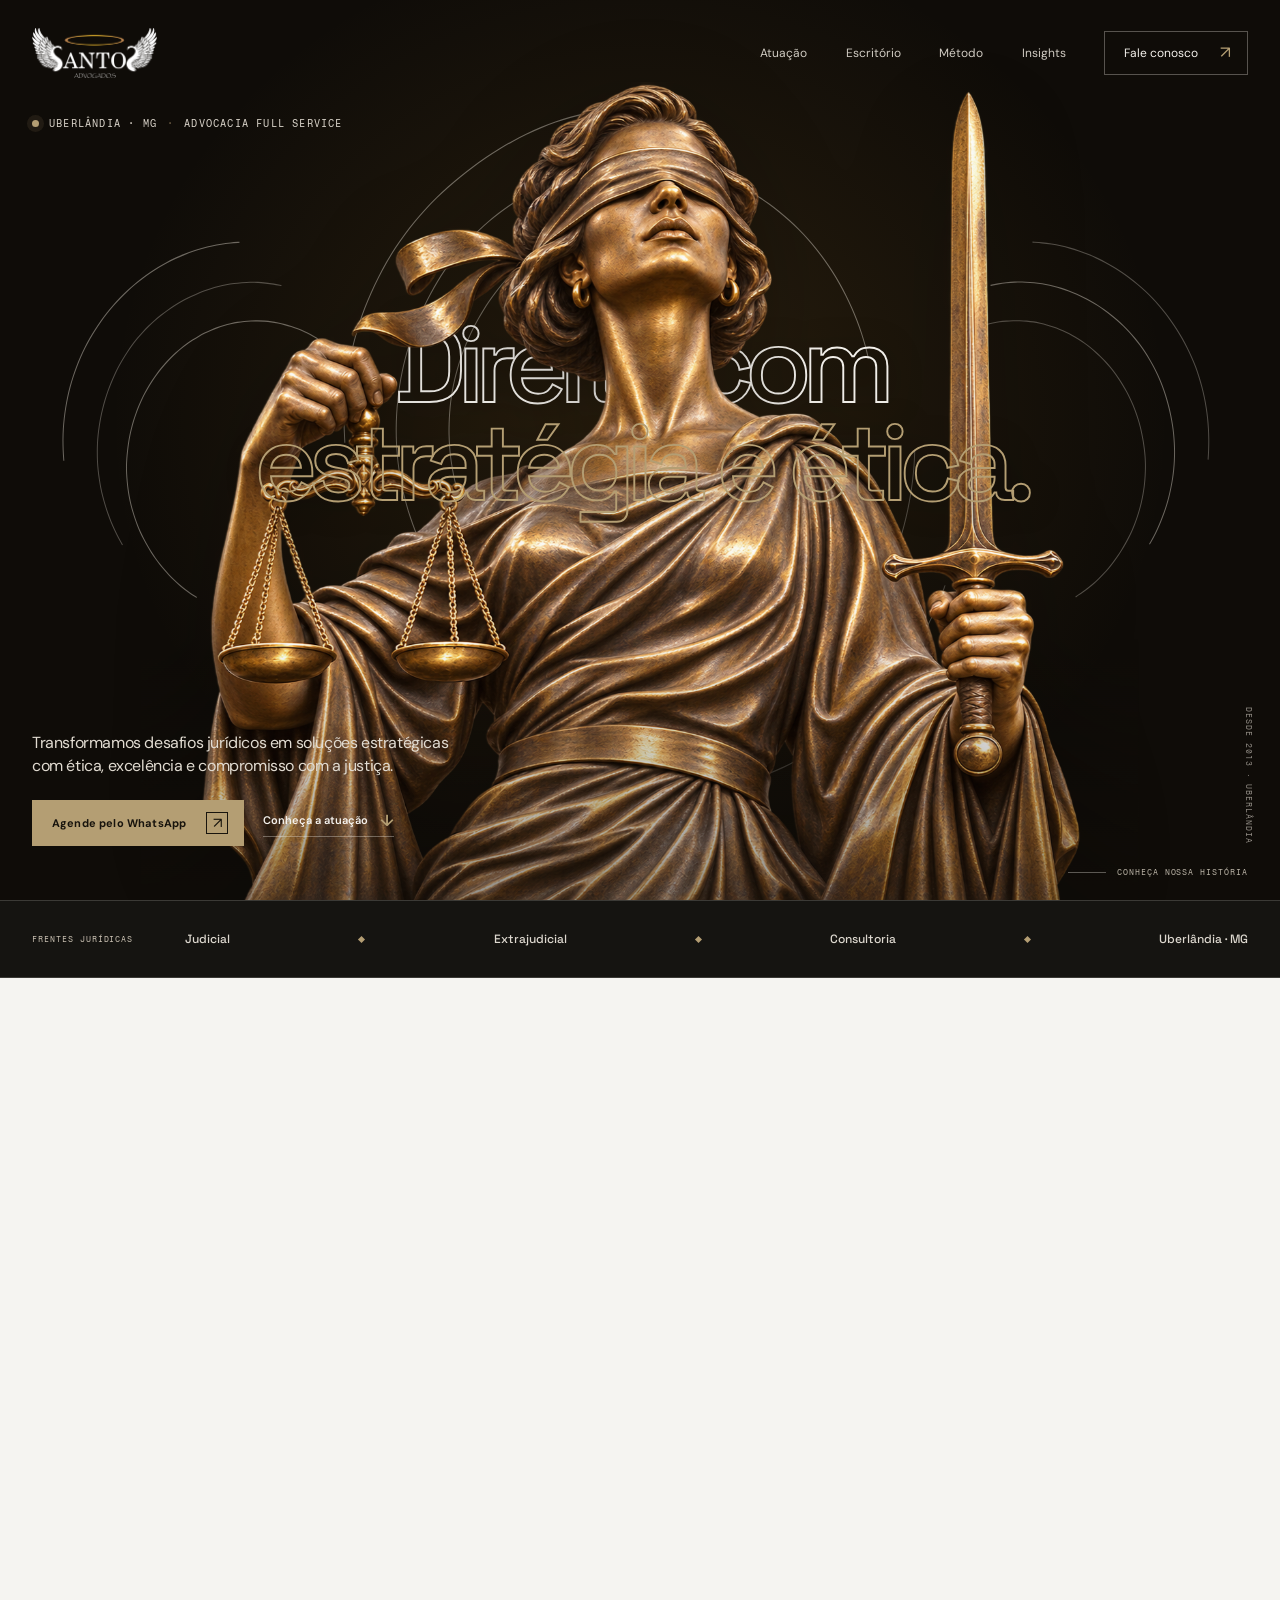
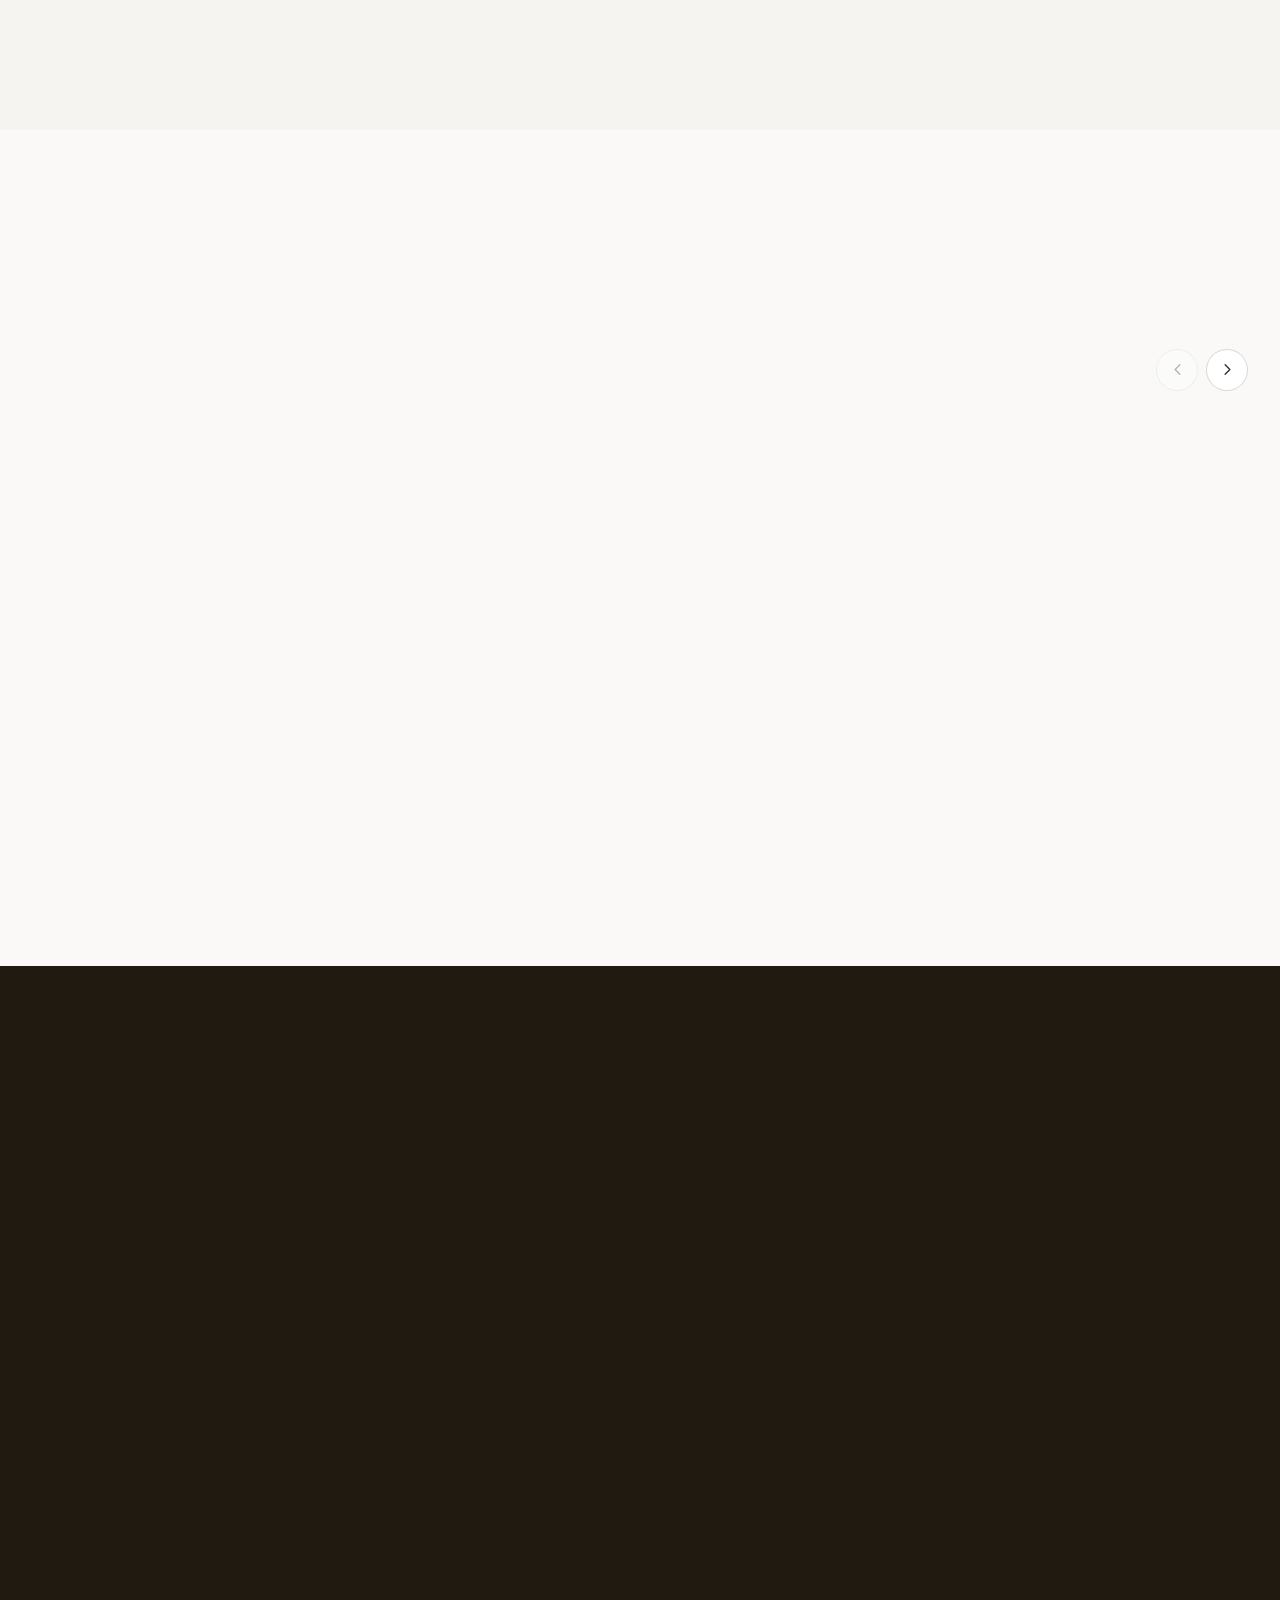
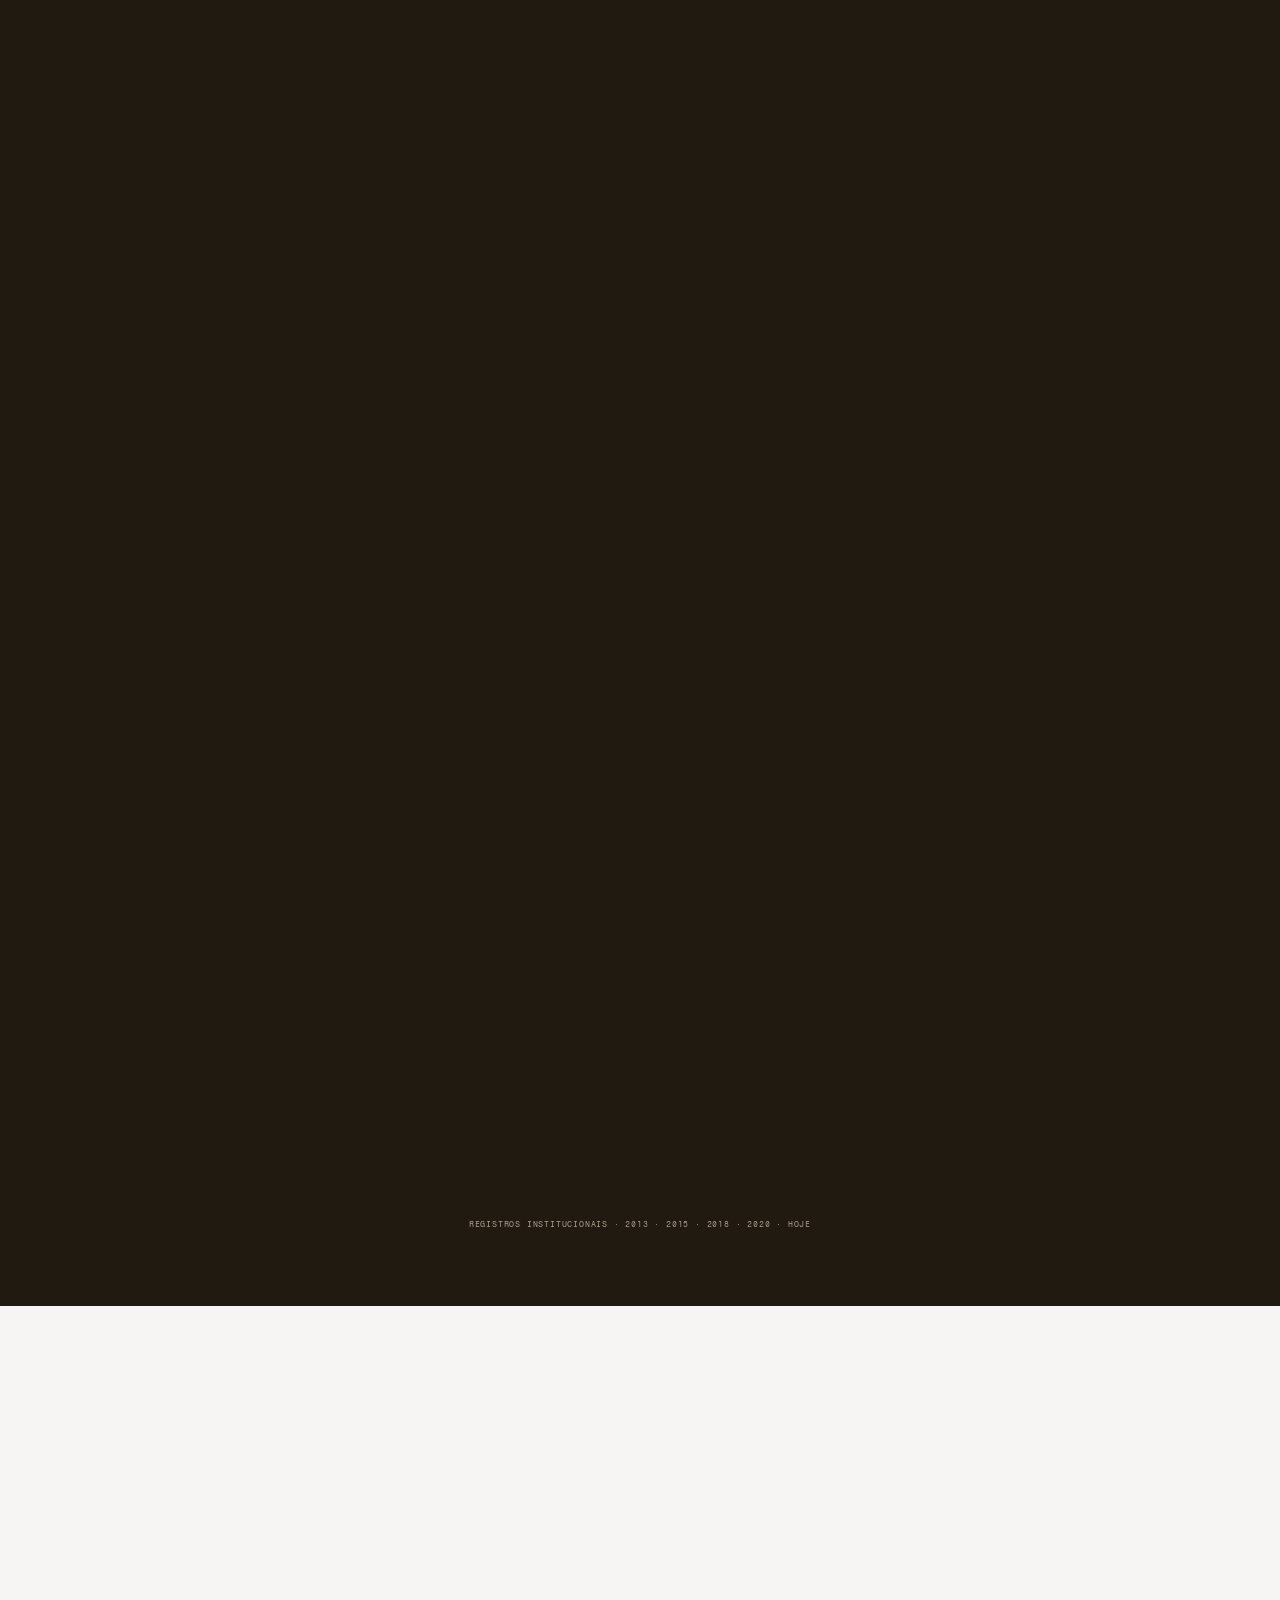
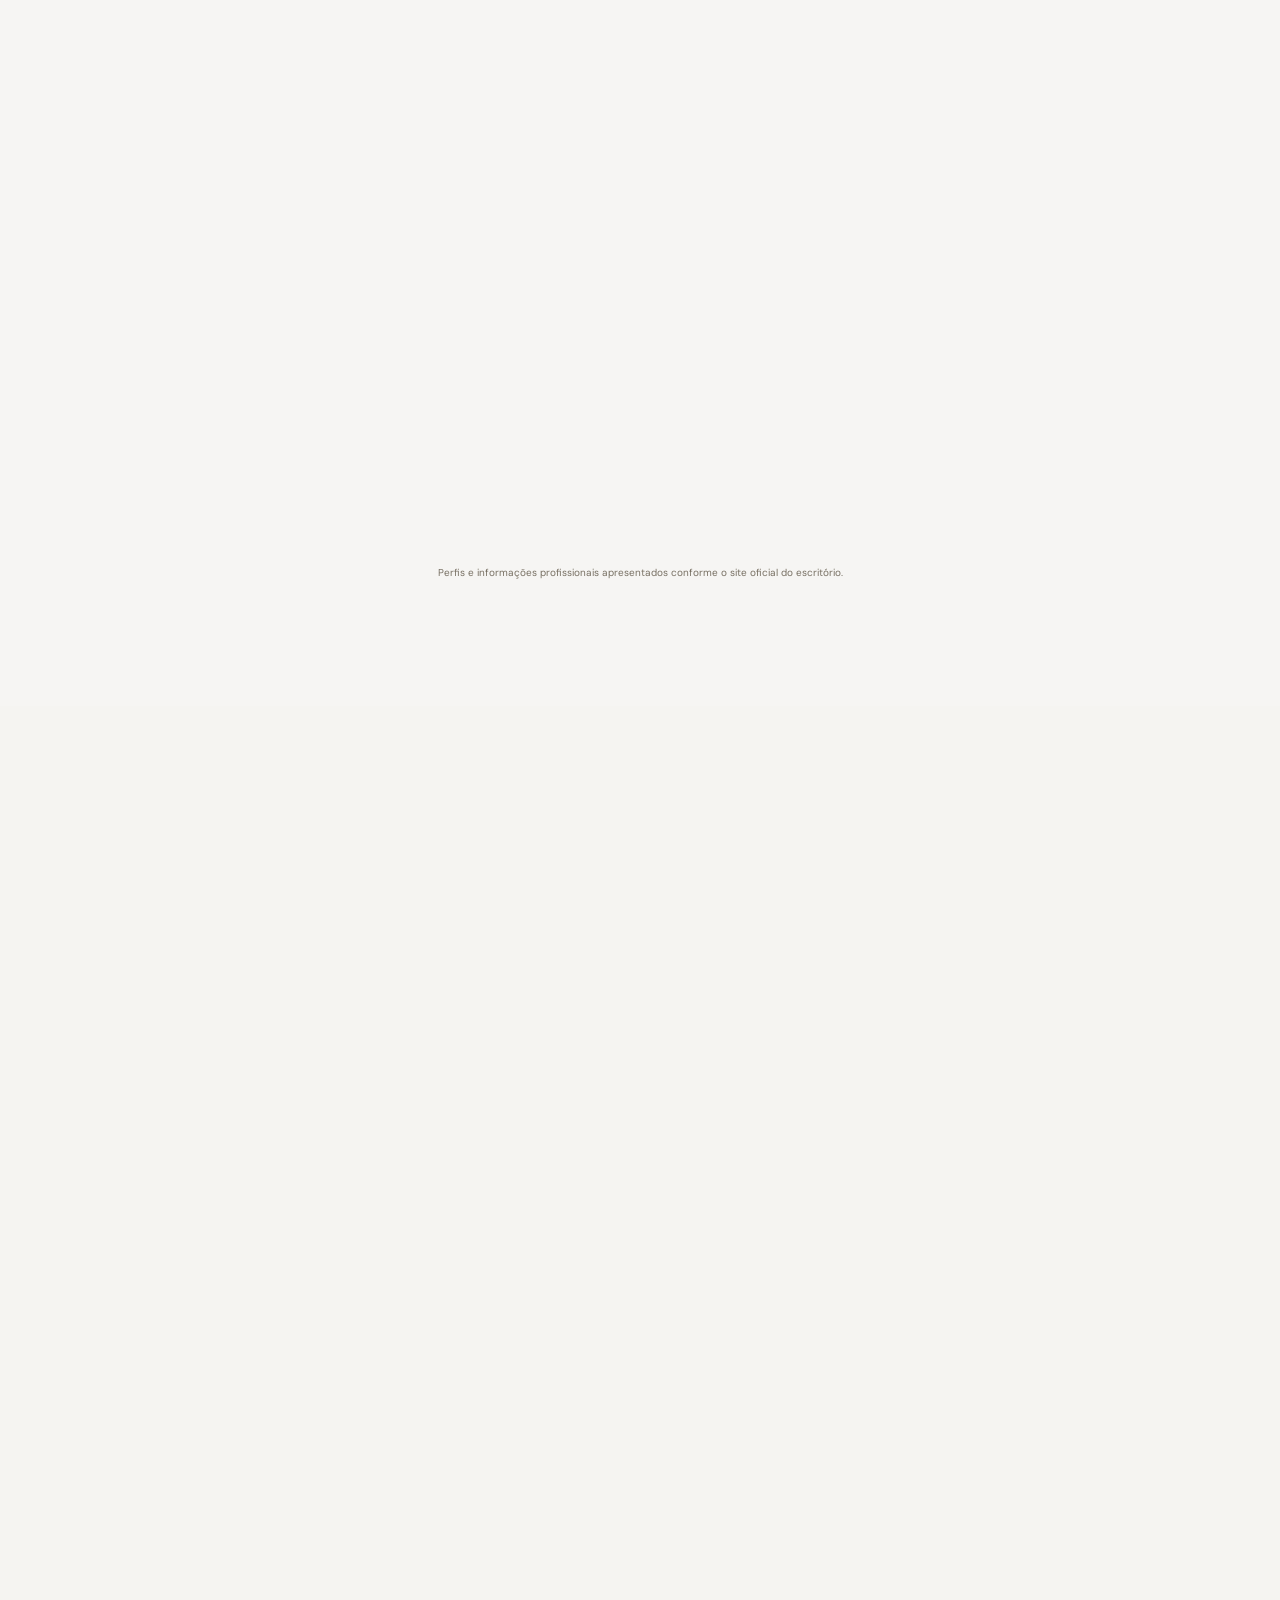
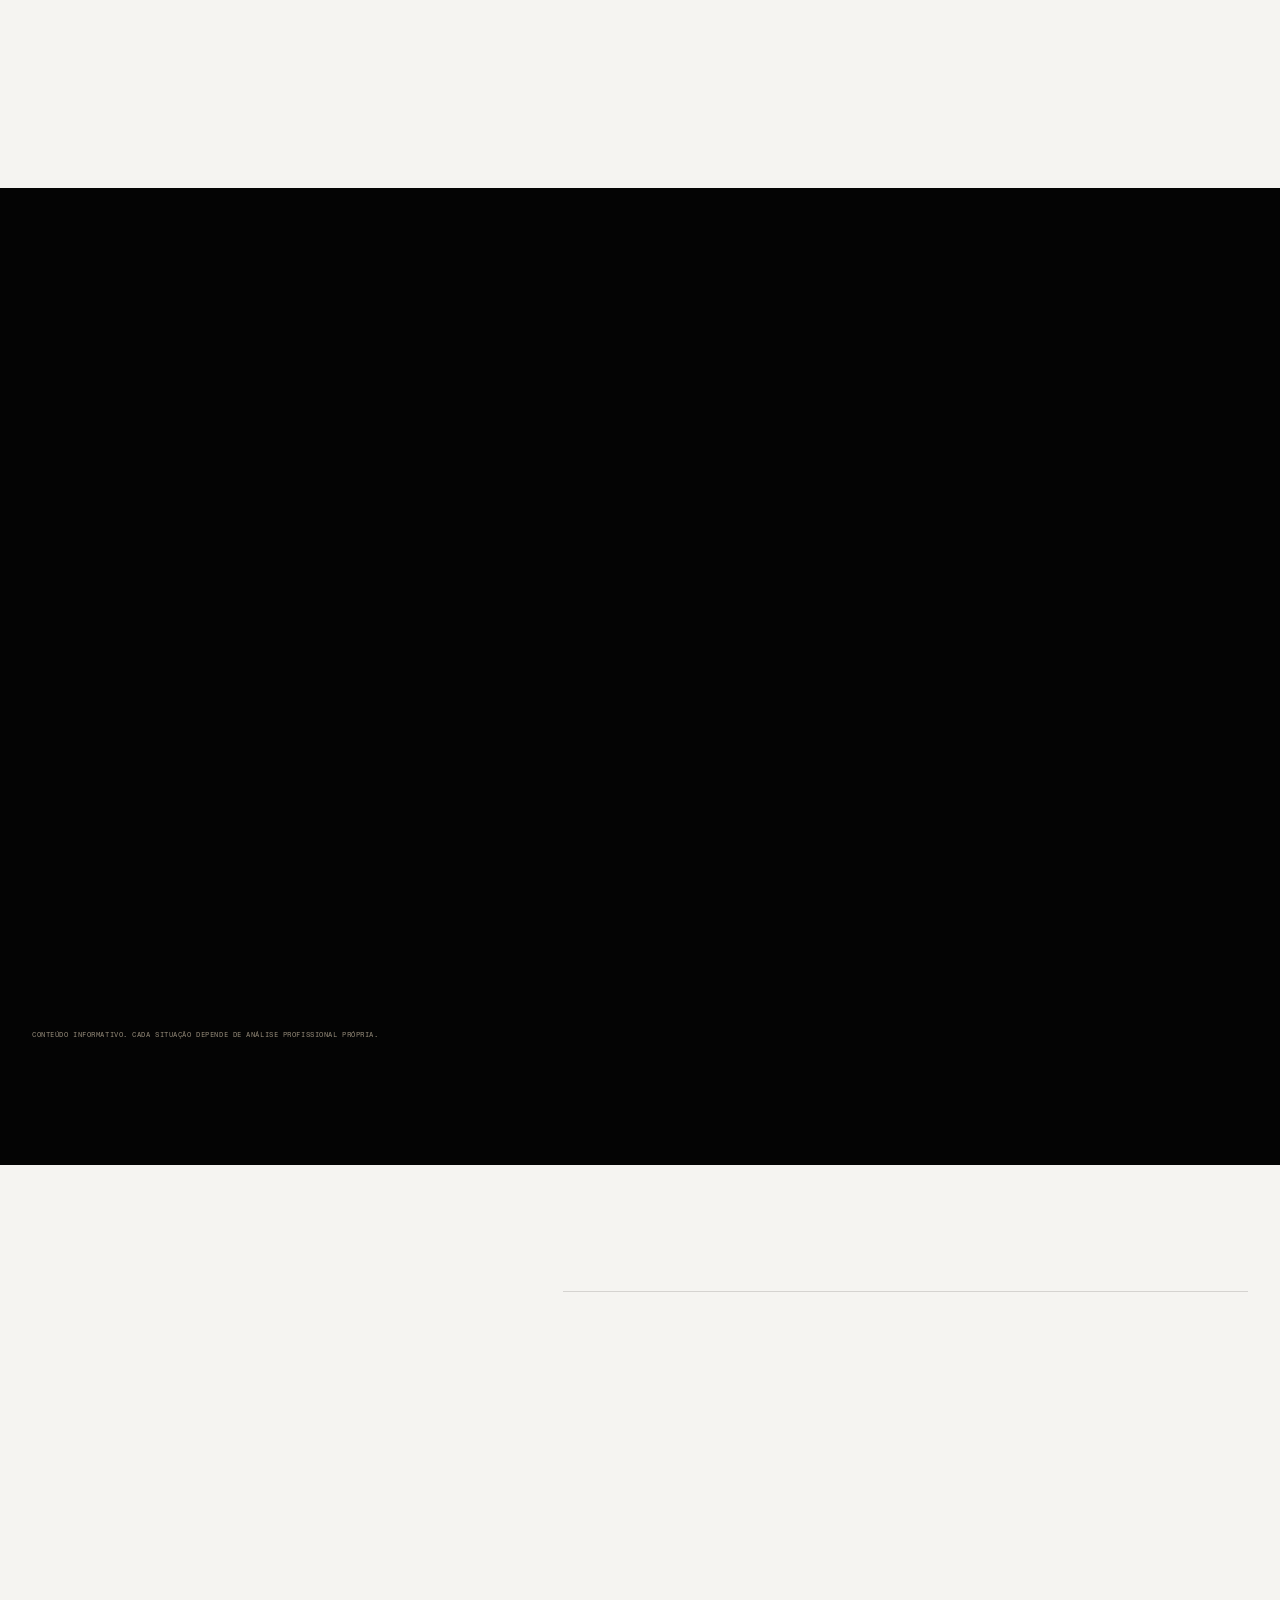
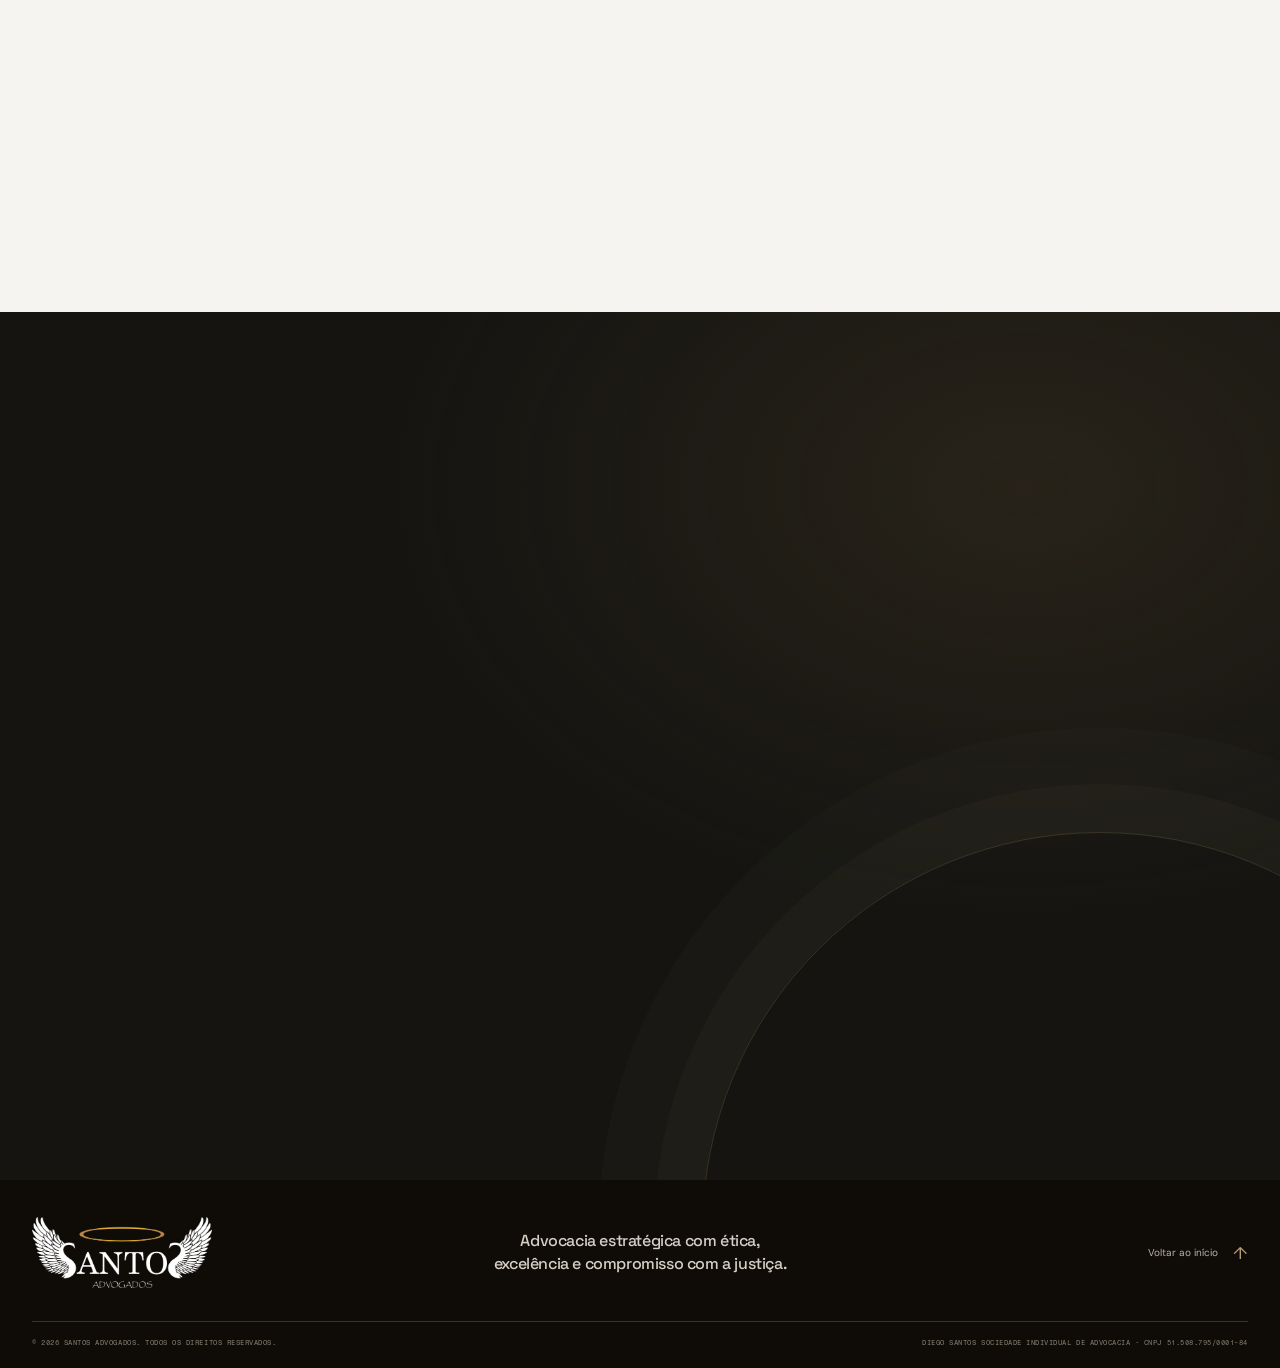
<file: templates-sites/santos-advogados/index.html>
<!doctype html>
<html lang="pt-BR">
<head>
  <meta charset="utf-8">
  <meta name="viewport" content="width=device-width, initial-scale=1">
  <meta name="theme-color" content="#040404">
  <meta name="description" content="Santos Advogados: atuação judicial, extrajudicial e consultiva em Uberlândia. Escritório fundado em 2013.">
  <meta name="robots" content="index, follow">
  <title>Santos Advogados | Uberlândia, MG</title>
  <link rel="preconnect" href="https://fonts.googleapis.com">
  <link rel="preconnect" href="https://fonts.gstatic.com" crossorigin>
  <link href="https://fonts.googleapis.com/css2?family=DM+Sans:wght@400;500;600;700&family=Fragment+Mono&family=Space+Grotesk:wght@400;500;600;700&display=swap" rel="stylesheet">
  <link rel="stylesheet" href="assets/vendor/lenis.css">
  <link rel="stylesheet" href="styles.css?v=2026-11-10-motion">
  <script src="assets/vendor/lenis.min.js" defer></script>
  <script src="site.config.js" defer></script>
  <script src="script.js?v=2026-11-10-motion" defer></script>
</head>
<body>
  <a class="skip-link" href="#conteudo">Pular para o conteúdo</a>

  <header class="site-header" id="topo">
    <div class="header-inner">
      <a class="brand" href="#inicio" aria-label="Ir para o início"><img src="assets/santos/logo-oficial.png" width="125" height="50" alt="Santos Advogados"></a>
      <button class="menu-toggle" type="button" aria-expanded="false" aria-controls="nav-principal" aria-label="Abrir menu">
        <span></span><span></span>
      </button>
      <nav class="main-nav" id="nav-principal" aria-label="Navegação principal">
        <a href="#atuacao">Atuação</a>
        <a href="#escritorio">Escritório</a>
        <a href="#metodo">Método</a>
        <a href="#insights">Insights</a>
        <a class="nav-contact" href="#contato">Fale conosco <span aria-hidden="true">↗</span></a>
      </nav>
    </div>
  </header>

  <main id="conteudo">
    <section class="hero" id="inicio" aria-labelledby="hero-title">
      <svg class="hero-contours" viewBox="0 0 1280 800" preserveAspectRatio="none" aria-hidden="true" focusable="false">
        <path pathLength="1" style="--ring-index:0" d="M63.82 409.55C63.71 407.98 63.31 403.27 63.17 400.13C63.03 396.99 62.95 393.83 62.98 390.68C63.01 387.53 63.12 384.37 63.33 381.22C63.54 378.07 63.87 374.93 64.26 371.80C64.66 368.67 65.14 365.54 65.70 362.43C66.26 359.32 66.89 356.21 67.62 353.14C68.35 350.06 69.17 347.01 70.08 343.98C70.99 340.95 72.01 337.95 73.09 334.98C74.17 332.01 75.33 329.05 76.57 326.14C77.81 323.23 79.11 320.35 80.51 317.51C81.91 314.67 83.39 311.87 84.95 309.12C86.51 306.37 88.14 303.66 89.85 301.00C91.55 298.34 93.34 295.73 95.18 293.16C97.02 290.59 98.91 288.05 100.87 285.58C102.84 283.11 104.88 280.70 106.97 278.34C109.06 275.98 111.23 273.68 113.44 271.43C115.65 269.18 117.93 266.99 120.25 264.86C122.57 262.73 124.95 260.66 127.38 258.65C129.81 256.64 132.29 254.70 134.82 252.82C137.35 250.94 139.92 249.12 142.54 247.37C145.16 245.62 147.82 243.92 150.51 242.29C153.20 240.66 155.92 239.07 158.69 237.57C161.46 236.07 164.27 234.63 167.11 233.28C169.96 231.93 172.84 230.66 175.76 229.46C178.68 228.26 181.64 227.15 184.61 226.10C187.58 225.05 190.58 224.05 193.60 223.14C196.62 222.23 199.66 221.39 202.73 220.64C205.80 219.89 208.89 219.23 212.00 218.64C215.11 218.05 218.23 217.55 221.36 217.11C224.49 216.67 227.77 216.31 230.79 216.01C233.81 215.71 238.05 215.45 239.50 215.34" />
        <path pathLength="1" style="--ring-index:1" d="M122.52 484.49C121.83 483.37 119.70 480.04 118.37 477.77C117.04 475.50 115.77 473.19 114.54 470.86C113.31 468.53 112.12 466.16 111.02 463.77C109.92 461.38 108.90 458.94 107.93 456.49C106.96 454.04 106.05 451.55 105.20 449.05C104.35 446.55 103.54 444.03 102.82 441.49C102.09 438.95 101.43 436.38 100.85 433.80C100.27 431.22 99.78 428.61 99.34 426.00C98.90 423.39 98.49 420.76 98.18 418.13C97.87 415.50 97.63 412.86 97.48 410.21C97.33 407.56 97.30 404.90 97.30 402.25C97.30 399.60 97.33 396.94 97.47 394.29C97.61 391.64 97.85 389.00 98.15 386.36C98.45 383.73 98.85 381.10 99.29 378.48C99.73 375.87 100.23 373.25 100.81 370.67C101.39 368.09 102.06 365.52 102.78 362.97C103.50 360.42 104.28 357.89 105.13 355.38C105.97 352.87 106.88 350.37 107.85 347.91C108.82 345.45 109.87 343.02 110.97 340.61C112.07 338.20 113.22 335.82 114.44 333.47C115.66 331.12 116.95 328.80 118.29 326.52C119.64 324.24 121.05 322.00 122.51 319.80C123.97 317.60 125.49 315.43 127.06 313.30C128.63 311.17 130.23 309.06 131.91 307.02C133.59 304.98 135.34 303.00 137.14 301.06C138.94 299.12 140.80 297.25 142.70 295.41C144.60 293.57 146.53 291.77 148.52 290.03C150.51 288.29 152.53 286.60 154.61 284.98C156.69 283.36 158.83 281.81 160.99 280.29C163.15 278.77 165.33 277.30 167.55 275.88C169.77 274.46 172.02 273.09 174.31 271.79C176.60 270.49 178.93 269.24 181.28 268.06C183.63 266.88 186.02 265.75 188.43 264.69C190.84 263.63 193.29 262.66 195.75 261.71C198.21 260.76 200.67 259.81 203.17 258.97C205.67 258.13 208.19 257.36 210.73 256.65C213.27 255.94 215.83 255.31 218.41 254.73C220.99 254.14 223.58 253.60 226.18 253.14C228.78 252.68 231.40 252.30 234.03 251.99C236.66 251.69 239.30 251.49 241.94 251.31C244.58 251.13 247.23 250.95 249.88 250.90C252.53 250.85 255.19 250.89 257.84 251.01C260.49 251.13 263.13 251.38 265.77 251.64C268.41 251.90 271.07 252.22 273.68 252.58C276.29 252.94 280.15 253.59 281.44 253.79" />
        <path pathLength="1" style="--ring-index:2" d="M196.72 531.07C195.73 530.51 192.74 528.87 190.79 527.70C188.84 526.53 186.91 525.31 185.03 524.03C183.15 522.75 181.31 521.42 179.51 520.04C177.71 518.66 175.96 517.21 174.24 515.73C172.52 514.25 170.82 512.75 169.17 511.19C167.52 509.63 165.93 508.02 164.36 506.39C162.79 504.76 161.25 503.09 159.75 501.40C158.25 499.70 156.77 497.99 155.36 496.22C153.95 494.45 152.58 492.63 151.27 490.79C149.96 488.95 148.71 487.06 147.48 485.16C146.25 483.26 145.05 481.34 143.90 479.39C142.75 477.44 141.64 475.45 140.60 473.44C139.56 471.43 138.58 469.38 137.66 467.31C136.74 465.24 135.90 463.13 135.09 461.01C134.28 458.89 133.51 456.75 132.80 454.60C132.09 452.45 131.42 450.27 130.83 448.08C130.24 445.89 129.71 443.67 129.25 441.45C128.79 439.23 128.40 436.99 128.06 434.74C127.72 432.50 127.45 430.24 127.21 427.98C126.97 425.72 126.76 423.45 126.64 421.18C126.52 418.91 126.45 416.63 126.48 414.36C126.51 412.09 126.65 409.81 126.83 407.55C127.01 405.29 127.27 403.03 127.55 400.78C127.83 398.53 128.12 396.28 128.49 394.04C128.86 391.80 129.29 389.56 129.79 387.35C130.29 385.14 130.87 382.95 131.49 380.77C132.11 378.59 132.78 376.42 133.51 374.27C134.24 372.12 135.04 369.99 135.88 367.89C136.72 365.79 137.61 363.71 138.55 361.65C139.49 359.59 140.46 357.54 141.51 355.53C142.56 353.52 143.68 351.55 144.84 349.60C146.00 347.65 147.20 345.73 148.45 343.84C149.70 341.95 150.98 340.08 152.32 338.26C153.66 336.44 155.07 334.66 156.51 332.91C157.95 331.16 159.43 329.45 160.96 327.78C162.49 326.11 164.06 324.48 165.67 322.88C167.27 321.28 168.91 319.70 170.59 318.19C172.27 316.68 174.01 315.21 175.77 313.79C177.53 312.37 179.33 310.99 181.17 309.66C183.01 308.33 184.88 307.05 186.79 305.82C188.69 304.59 190.64 303.43 192.60 302.29C194.56 301.16 196.55 300.05 198.57 299.01C200.59 297.97 202.63 296.98 204.71 296.06C206.79 295.14 208.90 294.29 211.02 293.49C213.14 292.69 215.29 291.94 217.45 291.25C219.61 290.56 221.79 289.93 223.99 289.35C226.19 288.78 228.41 288.26 230.63 287.80C232.85 287.34 235.09 286.90 237.33 286.56C239.58 286.22 241.84 285.94 244.10 285.73C246.36 285.52 248.63 285.38 250.90 285.30C253.17 285.22 255.44 285.20 257.71 285.23C259.98 285.26 262.25 285.33 264.51 285.47C266.77 285.61 269.05 285.81 271.30 286.09C273.55 286.37 275.79 286.73 278.02 287.14C280.25 287.55 282.47 288.02 284.67 288.54C286.88 289.06 289.07 289.62 291.25 290.24C293.43 290.86 295.60 291.51 297.74 292.24C299.88 292.97 302.00 293.76 304.10 294.61C306.20 295.46 308.28 296.35 310.33 297.31C312.38 298.27 315.16 299.73 316.39 300.36C317.62 300.99 317.49 300.98 317.71 301.10" />
        <path pathLength="1" style="--ring-index:3" d="M1032.50 215.26C1034.08 215.36 1038.82 215.57 1041.96 215.85C1045.11 216.13 1048.25 216.49 1051.37 216.93C1054.49 217.37 1057.61 217.88 1060.70 218.48C1063.79 219.08 1066.87 219.78 1069.92 220.56C1072.97 221.34 1076.00 222.21 1079.01 223.13C1082.02 224.05 1085.02 225.01 1087.98 226.07C1090.94 227.12 1093.88 228.25 1096.78 229.46C1099.68 230.67 1102.54 231.98 1105.37 233.34C1108.20 234.70 1111.00 236.13 1113.77 237.62C1116.54 239.11 1119.27 240.65 1121.96 242.27C1124.65 243.89 1127.30 245.59 1129.90 247.35C1132.51 249.10 1135.07 250.92 1137.59 252.80C1140.11 254.68 1142.60 256.61 1145.02 258.61C1147.44 260.61 1149.82 262.68 1152.13 264.81C1154.45 266.94 1156.72 269.12 1158.91 271.38C1161.10 273.63 1163.22 275.97 1165.29 278.34C1167.36 280.71 1169.36 283.15 1171.31 285.62C1173.26 288.09 1175.16 290.61 1176.99 293.17C1178.82 295.74 1180.58 298.35 1182.27 301.01C1183.96 303.67 1185.56 306.39 1187.11 309.14C1188.66 311.89 1190.17 314.67 1191.58 317.49C1192.99 320.31 1194.34 323.17 1195.56 326.08C1196.78 328.99 1197.88 331.95 1198.93 334.93C1199.98 337.91 1200.97 340.91 1201.86 343.94C1202.75 346.97 1203.56 350.02 1204.28 353.09C1205.00 356.16 1205.63 359.25 1206.18 362.35C1206.73 365.45 1207.20 368.57 1207.57 371.70C1207.94 374.83 1208.22 377.97 1208.42 381.11C1208.62 384.25 1208.75 387.40 1208.78 390.54C1208.81 393.68 1208.73 396.96 1208.62 399.96C1208.51 402.96 1208.19 407.11 1208.10 408.54" />
        <path pathLength="1" style="--ring-index:4" d="M990.53 253.66C991.84 253.43 995.75 252.69 998.38 252.30C1001.00 251.91 1003.64 251.59 1006.28 251.34C1008.92 251.09 1011.57 250.88 1014.21 250.77C1016.86 250.66 1019.50 250.65 1022.15 250.70C1024.80 250.75 1027.44 250.89 1030.08 251.07C1032.72 251.25 1035.35 251.48 1037.97 251.78C1040.59 252.08 1043.22 252.43 1045.82 252.86C1048.42 253.30 1051.02 253.81 1053.59 254.39C1056.16 254.97 1058.71 255.61 1061.25 256.32C1063.79 257.03 1066.30 257.81 1068.80 258.65C1071.30 259.48 1073.78 260.38 1076.23 261.33C1078.68 262.28 1081.12 263.29 1083.52 264.36C1085.92 265.43 1088.30 266.56 1090.65 267.74C1093.00 268.92 1095.33 270.14 1097.61 271.45C1099.89 272.75 1102.12 274.15 1104.34 275.57C1106.55 276.99 1108.74 278.45 1110.90 279.96C1113.06 281.47 1115.20 283.00 1117.28 284.62C1119.36 286.24 1121.38 287.93 1123.37 289.66C1125.36 291.39 1127.30 293.18 1129.19 295.01C1131.08 296.84 1132.93 298.73 1134.73 300.66C1136.53 302.59 1138.29 304.56 1139.98 306.58C1141.67 308.60 1143.32 310.68 1144.89 312.80C1146.46 314.92 1147.96 317.10 1149.42 319.30C1150.88 321.50 1152.29 323.75 1153.64 326.02C1154.99 328.29 1156.28 330.60 1157.50 332.94C1158.72 335.28 1159.87 337.67 1160.96 340.08C1162.05 342.49 1163.07 344.93 1164.03 347.39C1164.99 349.85 1165.89 352.34 1166.72 354.85C1167.55 357.36 1168.32 359.89 1169.02 362.44C1169.72 364.99 1170.35 367.56 1170.93 370.14C1171.51 372.72 1172.04 375.31 1172.49 377.92C1172.94 380.53 1173.32 383.15 1173.62 385.78C1173.92 388.41 1174.13 391.05 1174.29 393.69C1174.45 396.33 1174.55 398.98 1174.56 401.63C1174.57 404.28 1174.48 406.93 1174.34 409.57C1174.19 412.21 1173.99 414.85 1173.69 417.48C1173.39 420.11 1173.02 422.73 1172.57 425.34C1172.12 427.94 1171.58 430.53 1171.00 433.11C1170.42 435.69 1169.81 438.25 1169.11 440.80C1168.41 443.35 1167.66 445.88 1166.81 448.38C1165.96 450.88 1165.02 453.34 1164.03 455.78C1163.04 458.22 1161.98 460.64 1160.89 463.03C1159.80 465.42 1158.67 467.80 1157.47 470.14C1156.27 472.48 1155.01 474.80 1153.68 477.07C1152.35 479.34 1150.20 482.64 1149.51 483.76" />
        <path pathLength="1" style="--ring-index:5" d="M954.54 300.58C955.55 300.08 958.56 298.51 960.61 297.56C962.66 296.61 964.74 295.72 966.83 294.86C968.92 294.00 971.03 293.19 973.16 292.43C975.29 291.67 977.44 290.95 979.61 290.31C981.78 289.67 983.97 289.10 986.17 288.58C988.37 288.06 990.59 287.59 992.81 287.17C995.03 286.75 997.26 286.34 999.51 286.05C1001.75 285.76 1004.02 285.58 1006.28 285.42C1008.54 285.26 1010.80 285.17 1013.06 285.11C1015.32 285.06 1017.59 285.04 1019.86 285.09C1022.13 285.14 1024.40 285.25 1026.66 285.43C1028.92 285.61 1031.18 285.83 1033.42 286.15C1035.66 286.47 1037.90 286.89 1040.12 287.34C1042.34 287.79 1044.56 288.28 1046.76 288.83C1048.96 289.38 1051.14 289.99 1053.31 290.65C1055.48 291.31 1057.63 292.04 1059.76 292.81C1061.89 293.58 1064.00 294.41 1066.09 295.29C1068.17 296.18 1070.24 297.12 1072.27 298.12C1074.30 299.12 1076.29 300.21 1078.27 301.32C1080.25 302.43 1082.21 303.56 1084.13 304.76C1086.05 305.96 1087.94 307.22 1089.78 308.54C1091.62 309.86 1093.41 311.25 1095.18 312.66C1096.95 314.07 1098.71 315.49 1100.42 316.97C1102.13 318.45 1103.81 319.98 1105.44 321.55C1107.07 323.12 1108.64 324.75 1110.18 326.41C1111.72 328.07 1113.22 329.76 1114.67 331.50C1116.12 333.24 1117.51 335.03 1118.86 336.84C1120.21 338.65 1121.52 340.50 1122.79 342.37C1124.06 344.24 1125.32 346.12 1126.50 348.05C1127.68 349.98 1128.82 351.94 1129.90 353.93C1130.98 355.92 1132.02 357.93 1132.98 359.98C1133.94 362.03 1134.84 364.12 1135.69 366.22C1136.54 368.32 1137.35 370.43 1138.09 372.57C1138.83 374.71 1139.53 376.87 1140.15 379.05C1140.77 381.23 1141.32 383.43 1141.83 385.63C1142.34 387.83 1142.83 390.05 1143.24 392.28C1143.65 394.51 1144.01 396.75 1144.32 398.99C1144.63 401.24 1144.90 403.49 1145.08 405.75C1145.26 408.01 1145.38 410.28 1145.42 412.55C1145.46 414.82 1145.41 417.09 1145.32 419.36C1145.23 421.63 1145.10 423.89 1144.90 426.15C1144.70 428.41 1144.46 430.67 1144.13 432.91C1143.80 435.15 1143.39 437.39 1142.94 439.61C1142.49 441.83 1141.97 444.05 1141.41 446.24C1140.85 448.44 1140.24 450.62 1139.56 452.78C1138.88 454.94 1138.14 457.08 1137.35 459.20C1136.56 461.32 1135.73 463.44 1134.83 465.52C1133.93 467.60 1132.98 469.65 1131.97 471.67C1130.96 473.69 1129.87 475.69 1128.75 477.65C1127.63 479.61 1126.46 481.55 1125.25 483.46C1124.04 485.37 1122.79 487.25 1121.50 489.10C1120.21 490.95 1118.87 492.78 1117.49 494.57C1116.11 496.36 1114.66 498.11 1113.20 499.83C1111.74 501.55 1110.24 503.25 1108.70 504.90C1107.16 506.55 1105.57 508.17 1103.94 509.74C1102.31 511.31 1100.63 512.84 1098.92 514.33C1097.21 515.82 1095.48 517.29 1093.69 518.68C1091.90 520.07 1090.05 521.38 1088.18 522.67C1086.31 523.95 1084.39 525.18 1082.47 526.39C1080.55 527.60 1077.78 529.22 1076.63 529.92C1075.48 530.62 1075.73 530.48 1075.55 530.59" />
        <path pathLength="1" style="--ring-index:6" d="M501.59 510.41C500.50 509.20 497.15 505.62 495.03 503.15C492.90 500.68 490.83 498.16 488.84 495.58C486.85 493.00 484.92 490.36 483.07 487.67C481.22 484.99 479.43 482.25 477.72 479.47C476.01 476.69 474.38 473.86 472.80 471.00C471.23 468.14 469.72 465.24 468.27 462.31C466.81 459.38 465.40 456.44 464.07 453.45C462.74 450.46 461.46 447.43 460.29 444.37C459.12 441.31 458.05 438.20 457.07 435.07C456.09 431.94 455.19 428.77 454.39 425.59C453.59 422.41 452.88 419.19 452.25 415.97C451.62 412.75 451.07 409.51 450.63 406.25C450.19 402.99 449.84 399.71 449.58 396.43C449.32 393.15 449.15 389.87 449.07 386.58C448.99 383.29 449.02 380.00 449.12 376.71C449.22 373.42 449.40 370.14 449.67 366.86C449.94 363.58 450.28 360.31 450.73 357.05C451.18 353.79 451.73 350.54 452.38 347.32C453.03 344.10 453.78 340.90 454.61 337.72C455.44 334.54 456.37 331.39 457.36 328.26C458.35 325.13 459.41 322.02 460.56 318.95C461.71 315.88 462.95 312.84 464.27 309.84C465.59 306.84 467.00 303.88 468.46 300.95C469.92 298.02 471.45 295.12 473.05 292.27C474.65 289.42 476.33 286.60 478.06 283.83C479.79 281.06 481.58 278.32 483.45 275.64C485.31 272.96 487.25 270.32 489.25 267.73C491.25 265.14 493.31 262.60 495.43 260.11C497.55 257.62 499.72 255.18 501.97 252.80C504.22 250.43 506.53 248.10 508.91 245.86C511.29 243.62 513.75 241.46 516.26 239.36C518.77 237.27 521.35 235.25 523.96 233.29C526.57 231.33 529.24 229.43 531.94 227.59C534.65 225.75 537.39 223.97 540.19 222.28C542.99 220.59 545.83 218.99 548.72 217.47C551.61 215.95 554.55 214.51 557.51 213.14C560.47 211.77 563.47 210.47 566.49 209.23C569.51 207.99 572.55 206.80 575.62 205.69C578.69 204.58 581.79 203.54 584.92 202.59C588.04 201.64 591.20 200.76 594.37 199.98C597.54 199.20 600.75 198.53 603.96 197.93C607.17 197.33 610.40 196.82 613.64 196.38C616.88 195.94 620.13 195.56 623.39 195.27C626.65 194.98 629.93 194.77 633.20 194.61C636.47 194.46 639.75 194.34 643.03 194.34C646.31 194.34 649.60 194.42 652.88 194.60C656.16 194.78 659.44 195.08 662.71 195.43C665.98 195.78 669.25 196.18 672.51 196.69C675.76 197.20 680.06 198.10 682.24 198.52C684.42 198.94 685.02 199.09 685.58 199.21" />
        <path pathLength="1" style="--ring-index:7" d="M840.46 484.48C839.48 486.16 836.63 491.26 834.58 494.57C832.53 497.88 830.39 501.14 828.17 504.33C825.95 507.52 823.64 510.66 821.26 513.73C818.88 516.80 816.40 519.81 813.86 522.75C811.32 525.69 808.68 528.56 805.99 531.37C803.30 534.18 800.54 536.92 797.71 539.59C794.88 542.26 791.99 544.86 789.03 547.38C786.07 549.90 783.02 552.33 779.94 554.70C776.86 557.07 773.72 559.37 770.53 561.59C767.34 563.81 764.09 565.97 760.79 568.02C757.49 570.07 754.13 572.06 750.71 573.92C747.29 575.78 743.47 577.71 740.28 579.17C737.09 580.63 733.03 582.10 731.58 582.69" />
        <path pathLength="1" style="--ring-index:8" d="M552.50 599.50C550.59 598.76 544.83 596.65 541.05 595.09C537.27 593.53 533.52 591.87 529.82 590.11C526.12 588.35 522.47 586.48 518.87 584.51C515.27 582.54 511.71 580.47 508.21 578.32C504.71 576.17 501.26 573.91 497.86 571.59C494.46 569.27 491.10 566.87 487.81 564.38C484.52 561.89 481.27 559.32 478.11 556.66C474.95 554.00 471.85 551.25 468.84 548.41C465.82 545.57 462.89 542.64 460.02 539.64C457.15 536.64 454.35 533.55 451.64 530.40C448.93 527.25 446.28 524.03 443.75 520.73C441.22 517.43 438.80 514.03 436.46 510.58C434.12 507.13 431.86 503.62 429.70 500.05C427.54 496.48 425.45 492.85 423.49 489.16C421.53 485.47 419.69 481.71 417.93 477.91C416.17 474.11 414.52 470.26 412.95 466.38C411.38 462.50 409.86 458.59 408.48 454.63C407.10 450.67 405.83 446.65 404.67 442.62C403.51 438.59 402.45 434.52 401.52 430.42C400.59 426.32 399.77 422.18 399.09 418.03C398.41 413.88 397.86 409.70 397.42 405.52C396.98 401.34 396.65 397.13 396.45 392.93C396.25 388.73 396.16 384.52 396.20 380.31C396.24 376.10 396.41 371.89 396.68 367.69C396.95 363.49 397.34 359.30 397.84 355.13C398.34 350.96 398.95 346.79 399.68 342.65C400.41 338.51 401.25 334.39 402.21 330.30C403.17 326.21 404.25 322.14 405.43 318.12C406.62 314.10 407.92 310.11 409.32 306.16C410.72 302.21 412.25 298.30 413.84 294.43C415.43 290.56 417.11 286.72 418.89 282.94C420.67 279.16 422.55 275.42 424.53 271.74C426.50 268.06 428.59 264.43 430.74 260.85C432.89 257.27 435.12 253.73 437.46 250.28C439.80 246.83 442.25 243.44 444.79 240.14C447.33 236.84 449.98 233.61 452.70 230.46C455.42 227.31 458.23 224.23 461.12 221.24C464.01 218.25 467.00 215.37 470.05 212.55C473.10 209.73 476.21 206.98 479.39 204.32C482.56 201.66 485.80 199.08 489.10 196.58C492.40 194.08 495.76 191.67 499.17 189.34C502.58 187.01 506.06 184.78 509.57 182.62C513.08 180.46 516.63 178.36 520.23 176.35C523.83 174.34 527.47 172.42 531.16 170.58C534.85 168.74 538.58 166.97 542.35 165.31C546.12 163.65 549.93 162.07 553.77 160.59C557.61 159.11 561.50 157.70 565.41 156.41C569.32 155.12 573.27 153.91 577.25 152.82C581.23 151.73 585.24 150.74 589.27 149.86C593.30 148.98 597.35 148.19 601.43 147.53C605.50 146.87 609.61 146.33 613.72 145.89C617.83 145.45 621.95 145.13 626.07 144.90C630.20 144.67 634.34 144.53 638.47 144.50C642.61 144.47 646.75 144.53 650.88 144.70C655.01 144.87 659.15 145.16 663.27 145.54C667.39 145.92 671.51 146.42 675.61 147.01C679.71 147.60 683.81 148.28 687.88 149.07C691.95 149.86 696.02 150.74 700.05 151.74C704.08 152.74 708.10 153.85 712.08 155.06C716.06 156.27 720.01 157.58 723.93 159.00C727.84 160.42 731.74 161.94 735.57 163.58C739.41 165.22 743.20 166.98 746.94 168.83C750.68 170.68 754.39 172.61 758.03 174.66C761.67 176.71 765.26 178.85 768.78 181.11C772.30 183.37 775.74 185.75 779.13 188.20C782.52 190.65 785.85 193.19 789.12 195.80C792.39 198.41 795.60 201.09 798.73 203.87C801.86 206.65 804.93 209.52 807.89 212.48C810.85 215.44 813.71 218.50 816.49 221.63C819.27 224.76 821.98 227.97 824.60 231.24C827.22 234.51 829.78 237.83 832.22 241.23C834.66 244.63 837.02 248.10 839.27 251.63C841.52 255.16 843.67 258.77 845.73 262.41C847.79 266.05 849.78 269.75 851.65 273.49C853.52 277.24 855.28 281.04 856.94 284.88C858.60 288.72 860.15 292.61 861.59 296.54C863.03 300.47 864.45 304.77 865.58 308.44C866.71 312.11 867.90 316.86 868.36 318.54" />
        <path pathLength="1" style="--ring-index:9" d="M914.79 400.51C914.66 402.77 914.38 409.57 914.00 414.09C913.62 418.61 913.12 423.13 912.50 427.62C911.88 432.11 911.14 436.58 910.30 441.03C909.46 445.48 908.53 449.93 907.47 454.33C906.41 458.73 905.23 463.11 903.94 467.45C902.65 471.79 901.21 476.09 899.71 480.36C898.21 484.63 896.62 488.88 894.92 493.07C893.22 497.26 891.41 501.42 889.51 505.53C887.61 509.64 885.61 513.71 883.49 517.71C881.37 521.71 879.14 525.67 876.81 529.55C874.48 533.43 872.02 537.25 869.49 541.01C866.96 544.77 864.36 548.49 861.63 552.11C858.90 555.73 856.06 559.27 853.13 562.73C850.20 566.19 847.16 569.57 844.05 572.86C840.93 576.15 837.73 579.37 834.44 582.49C831.16 585.61 827.79 588.65 824.34 591.59C820.89 594.53 817.35 597.37 813.75 600.12C810.15 602.87 806.47 605.52 802.74 608.09C799.01 610.66 795.19 613.15 791.39 615.55C787.59 617.95 781.85 621.32 779.94 622.47" />
        <path pathLength="1" style="--ring-index:10" d="M344.85 393.51C344.73 390.98 344.23 383.38 344.13 378.31C344.03 373.24 344.07 368.14 344.27 363.06C344.47 357.98 344.81 352.87 345.33 347.80C345.85 342.73 346.54 337.66 347.39 332.62C348.24 327.58 349.26 322.57 350.42 317.59C351.58 312.61 352.87 307.65 354.32 302.74C355.77 297.83 357.36 292.95 359.11 288.14C360.86 283.33 362.76 278.56 364.80 273.86C366.84 269.16 369.02 264.52 371.32 259.94C373.62 255.36 376.04 250.85 378.58 246.40C381.12 241.95 383.76 237.56 386.54 233.26C389.32 228.96 392.22 224.74 395.24 220.62C398.26 216.50 401.43 212.47 404.69 208.53C407.95 204.59 411.33 200.75 414.80 197.01C418.27 193.26 421.83 189.61 425.49 186.06C429.15 182.51 432.91 179.05 436.75 175.71C440.59 172.37 444.53 169.15 448.52 166.00C452.51 162.85 456.58 159.81 460.70 156.84C464.82 153.87 469.00 150.98 473.23 148.18C477.47 145.38 481.76 142.69 486.11 140.07C490.46 137.45 494.85 134.91 499.31 132.48C503.77 130.05 508.28 127.70 512.85 125.48C517.42 123.26 522.06 121.14 526.74 119.14C531.42 117.14 536.15 115.23 540.93 113.46C545.71 111.69 550.55 110.04 555.43 108.52C560.30 107.00 565.22 105.59 570.18 104.33C575.13 103.07 580.13 101.92 585.16 100.96C590.19 100.00 595.26 99.24 600.34 98.59C605.42 97.94 611.62 97.41 615.65 97.08C619.68 96.75 623.02 96.68 624.50 96.60" />
        <path pathLength="1" style="--ring-index:11" d="M945.12 520.34C944.08 522.73 941.10 529.95 938.88 534.66C936.66 539.37 934.30 544.03 931.81 548.60C929.32 553.17 926.66 557.66 923.92 562.08C921.17 566.50 918.31 570.85 915.34 575.13C912.37 579.41 909.30 583.62 906.12 587.74C902.94 591.86 899.67 595.91 896.29 599.87C892.91 603.83 889.44 607.71 885.86 611.49C882.28 615.27 878.60 618.95 874.83 622.54C871.06 626.13 867.19 629.62 863.23 633.01C859.27 636.39 855.23 639.68 851.10 642.85C846.97 646.02 842.75 649.08 838.46 652.02C834.17 654.96 829.79 657.80 825.35 660.52C820.91 663.24 816.39 665.83 811.82 668.32C807.25 670.81 802.61 673.19 797.92 675.45C793.23 677.71 788.49 679.88 783.68 681.88C778.87 683.88 773.46 685.90 769.08 687.44C764.70 688.98 759.34 690.51 757.39 691.13" />
      </svg>
      <figure class="hero-art">
        <img src="assets/deusa-justica-hero-dourada.png" alt="Estátua dourada da Deusa da Justiça, com balança suspensa e espada" loading="eager" fetchpriority="high" decoding="async" draggable="false">
      </figure>

      <div class="container hero-content">
        <p class="eyebrow hero-eyebrow"><span class="status-dot"></span> <span data-bind="city">Uberlândia · MG</span> <b>·</b> ADVOCACIA FULL SERVICE</p>
        <h1 id="hero-title" class="hero-outline-text"><span class="hero-title-back">Direito com</span><br><em class="hero-title-front">estratégia e ética.</em></h1>
        <div class="hero-lower">
          <div class="hero-intro">
            <p>Transformamos desafios jurídicos em soluções estratégicas com ética, excelência e compromisso com a justiça.</p>
            <div class="hero-actions">
              <a class="button button-primary" href="https://wa.me/5534992068866" target="_blank" rel="noopener noreferrer">Agende pelo WhatsApp <span aria-hidden="true">↗</span></a>
              <a class="text-link" href="#atuacao">Conheça a atuação <span aria-hidden="true">↓</span></a>
            </div>
          </div>
        </div>
        <a class="scroll-cue" href="#escritorio"><span class="scroll-cue-line"></span> Conheça nossa história</a>
      </div>
      <div class="hero-index" aria-hidden="true">DESDE 2013 · UBERLÂNDIA</div>
    </section>

    <section class="practice-ribbon" aria-label="Frentes jurídicas">
      <div class="container ribbon-inner">
        <span class="ribbon-label">FRENTES JURÍDICAS</span>
        <div class="ribbon-items"><span>Judicial</span><i></i><span>Extrajudicial</span><i></i><span>Consultoria</span><i></i><span>Uberlândia · MG</span></div>
      </div>
    </section>

    <section class="section manifesto-section" id="escritorio">
      <div class="container manifesto-layout">
        <div class="section-kicker reveal"><span>O ESCRITÓRIO</span></div>
        <div class="manifesto-main">
          <h2 class="display-heading reveal word-reveal" aria-label="Uma história de atuação desde 2013."><span class="word">Uma</span> <span class="word">história</span> <span class="word">de</span><br><em><span class="word">atuação</span> <span class="word">desde</span> <span class="word">2013.</span></em></h2>
          <div class="manifesto-bottom" data-reveal-group>
            <div class="manifesto-image reveal" data-reveal-group-item data-reveal-direction="left">
              <img src="assets/santos/escritorio-reuniao.jpeg" alt="Ambiente de trabalho do escritório Santos Advogados" loading="lazy" fetchpriority="low">
              <span class="image-stamp">SANTOS ADVOGADOS<br>UBERLÂNDIA, MG</span>
              <small>FOTOGRAFIA DO ESCRITÓRIO</small>
            </div>
            <div class="manifesto-copy reveal" data-reveal-group-item data-reveal-direction="right">
              <p class="lead-copy">Fundado em Uberlândia em 2013, o Santos Advogados construiu sua trajetória com atuação jurídica e proximidade no atendimento.</p>
              <p>Hoje, o escritório reúne profissionais jurídicos e administrativos e atua nas frentes judicial, extrajudicial e consultiva.</p>
              <a class="underlined-link" href="#metodo">Veja a linha do tempo <span aria-hidden="true">↘</span></a>
              <div class="manifesto-note"><span class="status-dot"></span><span>SANTOS ADVOGADOS · DESDE 2013</span></div>
            </div>
          </div>
        </div>
      </div>
    </section>

    <section class="section services-section" id="atuacao" aria-labelledby="services-title"><div class="container"><div class="service-head-row"><div class="section-heading service-heading"><div class="section-kicker reveal"><span>ÁREAS DE ATUAÇÃO</span></div><h2 class="display-heading reveal" id="services-title">Atuação jurídica<br><em>em várias frentes.</em></h2></div><div class="service-controls" role="group" aria-label="Navegação das áreas de atuação"><button class="service-control" type="button" data-service-prev aria-label="Áreas anteriores" disabled><svg viewBox="0 0 24 24" aria-hidden="true"><path d="m15 18-6-6 6-6"/></svg></button><button class="service-control" type="button" data-service-next aria-label="Próximas áreas"><svg viewBox="0 0 24 24" aria-hidden="true"><path d="m9 18 6-6-6-6"/></svg></button></div></div><div class="service-carousel reveal" data-service-carousel><div class="service-viewport" data-service-viewport data-lenis-prevent role="region" aria-label="Áreas de atuação. Use as setas para navegar." tabindex="0"><div class="service-track"><a class="service-card" href="#duvidas" aria-label="Judicial — conhecer as áreas atendidas"><span class="service-poster"><img class="service-photo" src="assets/santos/escritorio-2020.jpg" alt="Registro institucional do Santos Advogados em 2020" width="1000" height="1350" loading="lazy" fetchpriority="low"><span class="service-poster-top"><span>ÁREAS DE ATUAÇÃO</span><span class="service-meta">JUDICIAL</span></span><span class="service-poster-summary">Contencioso Civil e Comercial, Divórcio, Guarda e Alimentos, Inventário, Previdenciário, Trabalhista, Penal e Processual Penal, Tributário e outras áreas.</span></span><div class="service-card-caption"><h3>Judicial</h3><span class="service-card-arrow" aria-hidden="true">↗</span></div></a> <a class="service-card" href="#duvidas" aria-label="Extrajudicial — conhecer as áreas atendidas"><span class="service-poster"><img class="service-photo" src="assets/santos/escritorio-2018.jpg" alt="Sede do escritório Santos Advogados em registro de 2018" width="1000" height="1350" loading="lazy" fetchpriority="low"><span class="service-poster-top"><span>ÁREAS DE ATUAÇÃO</span><span class="service-meta">EXTRAJUDICIAL</span></span><span class="service-poster-summary">Arbitragem e Mediação, Comércio Internacional, Contratos, Compliance, Imobiliário, Energia, Propriedade Intelectual, Seguros e outras áreas.</span></span><div class="service-card-caption"><h3>Extrajudicial</h3><span class="service-card-arrow" aria-hidden="true">↗</span></div></a> <a class="service-card" href="#duvidas" aria-label="Consultoria — conhecer as áreas atendidas"><span class="service-poster"><img class="service-photo" src="assets/santos/escritorio-hoje.jpg" alt="Escritório Santos Advogados em registro atual" width="1000" height="1350" loading="lazy" fetchpriority="low"><span class="service-poster-top"><span>ÁREAS DE ATUAÇÃO</span><span class="service-meta">CONSULTORIA</span></span><span class="service-poster-summary">Agronegócio, Societário, Tecnologia, Telecomunicações, Energia, Compliance, Imigração, Propriedade Intelectual e outras áreas.</span></span><div class="service-card-caption"><h3>Consultoria</h3><span class="service-card-arrow" aria-hidden="true">↗</span></div></a> <a class="service-card" href="#duvidas" aria-label="Empresas e agronegócio — conhecer as áreas atendidas"><span class="service-poster"><img class="service-photo" src="assets/santos/escritorio-reuniao.jpeg" alt="Ambiente de atendimento do Santos Advogados" width="1000" height="1350" loading="lazy" fetchpriority="low"><span class="service-poster-top"><span>ÁREAS DE ATUAÇÃO</span><span class="service-meta">EMPRESARIAL</span></span><span class="service-poster-summary">Assessoria para empresas, criação de negócios, contratos, disputas societárias e questões de compliance.</span></span><div class="service-card-caption"><h3>Empresas e agronegócio</h3><span class="service-card-arrow" aria-hidden="true">↗</span></div></a> <a class="service-card" href="#duvidas" aria-label="Família e sucessões — conhecer as áreas atendidas"><span class="service-poster"><img class="service-photo" src="assets/santos/escritorio-2013.jpg" alt="Registro histórico do escritório Santos Advogados em 2013" width="1000" height="1350" loading="lazy" fetchpriority="low"><span class="service-poster-top"><span>ÁREAS DE ATUAÇÃO</span><span class="service-meta">FAMÍLIA</span></span><span class="service-poster-summary">Divórcio, guarda e alimentos, inventário e outras questões de Direito Civil e relações pessoais.</span></span><div class="service-card-caption"><h3>Família e sucessões</h3><span class="service-card-arrow" aria-hidden="true">↗</span></div></a></div></div></div><div class="section-foot service-foot reveal"><p>Atuação judicial, extrajudicial e consultiva em diferentes áreas do Direito.</p><span class="service-foot-rule" aria-hidden="true"></span><a class="underlined-link" href="#duvidas">Consulte todas as áreas <span aria-hidden="true">↗</span></a></div></div></section>

    <section class="section method-section" id="metodo" aria-labelledby="method-title">
      <div class="container method-container">
        <div class="method-intro">
          <div class="section-kicker reveal"><span>TRAJETÓRIA DO ESCRITÓRIO</span></div>
          <h2 class="display-heading reveal" id="method-title">Uma história construída<br><em>desde 2013.</em></h2>
          <p class="section-aside reveal">Fundado em Uberlândia, o Santos Advogados mantém sua atuação até hoje. Os registros oficiais mostram etapas da trajetória ao longo dos anos.</p>
          <a class="button method-cta reveal" href="#contato">Fale com a equipe <span aria-hidden="true">↗</span></a>
        </div>
        <div class="method-scroll-stage" data-method-stage>
          <div class="method-scene" data-method-scene>
            <article class="method-step method-step-one reveal">
              <div><h3>2013 · Fundação</h3><p>Início da trajetória do escritório em Uberlândia, Minas Gerais.</p></div>
            </article>
            <article class="method-step method-step-two reveal">
              <div><h3>2015 · Novas etapas</h3><p>Um registro posterior integra a linha do tempo institucional do escritório.</p></div>
            </article>
            <figure class="method-visual" data-method-visual>
              <img src="assets/santos/escritorio-2020.jpg" alt="Registro fotográfico do escritório Santos Advogados em 2020" loading="lazy" fetchpriority="low">
              <figcaption><span>ANÁLISE JURÍDICA</span><span>UBERLÂNDIA, MG</span></figcaption>
            </figure>
            <article class="method-step method-step-three reveal">
              <div><h3>2018 e 2020 · Continuidade</h3><p>As fotografias publicadas pelo escritório registram etapas seguintes da trajetória.</p></div>
            </article>
            <article class="method-step method-step-four reveal">
              <div><h3>Hoje · Em atividade</h3><p>O Santos Advogados segue atendendo em Uberlândia, com frentes judicial, extrajudicial e consultiva.</p></div>
            </article>
          </div>
        </div>
        <p class="method-note">REGISTROS INSTITUCIONAIS · 2013 · 2015 · 2018 · 2020 · HOJE</p>
      </div>
    </section>

    <section class="section cases-section" id="casos"><div class="container"><div class="section-heading case-heading"><div class="section-kicker light-kicker reveal"><span>NOSSA EQUIPE</span></div><h2 class="display-heading reveal">Pessoas próximas,<br>trabalho em <em>conjunto.</em></h2><p class="case-intro reveal">Profissionais jurídicos e administrativos que formam o Santos Advogados em Uberlândia.</p></div><div class="case-grid"><article class="case-card reveal" data-reveal-direction="left"><div class="case-visual"><img class="case-photo" src="assets/santos/diego-santos.jpeg" alt="Diego Santos Alves, advogado" loading="lazy" fetchpriority="low"><span class="case-chip">ADVOCACIA</span><div class="case-copy"><h3>Equipe jurídica</h3><p>Diego Santos Alves (OAB/MG 147.760) atua nas áreas cível, empresarial, trabalhista, penal e do agronegócio. Raianny Oliveira Rosa (OAB/MG 228.547) é especialista em Direito Previdenciário e Empresarial. Iury Cézar Costa Souza é advogado associado, especialista em Direito Civil e Processual Civil.</p><span class="case-foot">Assessoria empresarial · contratos · compliance</span></div></div></article> <article class="case-card reveal" data-reveal-direction="right"><div class="case-visual"><img class="case-photo case-photo-second" src="assets/santos/mirele-cardozo.jpeg" alt="Mirele Ferreira Cardozo, supervisora administrativa" loading="lazy" fetchpriority="low"><span class="case-chip">GESTÃO</span><div class="case-copy"><h3>Administração e gestão</h3><p>Mirele Ferreira Cardozo é supervisora administrativa e graduanda em Direito. Maitê Carvalho S. Santos é gestora, tem MBA em Gestão de Pessoas e formação em Liderança e Coaching, além de especialização em Comunicação e Marketing.</p><span class="case-foot">Operação do escritório</span></div></div></article> </div><p class="case-disclaimer">Perfis e informações profissionais apresentados conforme o site oficial do escritório.</p></div></section>

    <section class="section principles-section"><div class="container principles-layout" data-reveal-group><div class="principles-image reveal" data-reveal-group-item data-reveal-direction="left"><img src="assets/santos/escritorio-2018.jpg" alt="Ambiente do escritório Santos Advogados em registro de 2018" loading="lazy" fetchpriority="low"><div class="principles-image-overlay"><span>SANTOS ADVOGADOS · UBERLÂNDIA</span></div></div><div class="principles-copy reveal" data-reveal-group-item data-reveal-direction="right"><div class="section-kicker reveal"><span>PROPÓSITO, MISSÃO E VALORES</span></div><h2 class="display-heading reveal">Entender cada cliente<br>é o início da <em>solução.</em></h2><p class="section-aside reveal">A atuação do escritório é guiada por compreensão, excelência, responsabilidade e compromisso com soluções jurídicas adequadas.</p><div class="principle-list"><article class="principle-item reveal"><div><h3>Missão</h3><p>Prestar serviços jurídicos de alta qualidade, com soluções eficazes e personalizadas, conduzidas com ética, transparência e comprometimento.</p></div></article><article class="principle-item reveal"><div><h3>Propósito</h3><p>Conhecer cada cliente e aplicar o conhecimento jurídico de forma estratégica e personalizada.</p></div></article><article class="principle-item reveal"><div><h3>Visão</h3><p>Ser referência no mercado jurídico brasileiro, reconhecido pela compreensão das necessidades dos clientes e pela busca de soluções adequadas.</p></div></article><article class="principle-item reveal"><div><h3>Valores</h3><p>Excelência e responsabilidade; empatia e foco no cliente; ética e transparência; inovação e eficiência; colaboração e crescimento coletivo; gratidão e valorização.</p></div></article></div></div></div></section>

    <section class="section insights-section" id="insights"><div class="container"><div class="section-heading section-heading-split"><div><div class="section-kicker light-kicker reveal"><span>ARTIGOS</span></div><h2 class="display-heading reveal">Informação para<br>decidir com <em>clareza.</em></h2></div><p class="section-aside reveal">Conteúdos publicados por Diego Santos sobre temas jurídicos e seus possíveis caminhos.</p></div><div class="insight-grid"><article class="insight-card reveal"><a class="insight-image" href="https://advogadossantos.adv.br/acidente-de-transito/" target="_blank" rel="noopener noreferrer"><img src="assets/santos/diego-santos.jpeg" alt="Diego Santos, autor do artigo sobre acidente de trânsito" loading="lazy" fetchpriority="low"><span>ARTIGO</span></a><div class="insight-meta"><span>DIREITO CIVIL</span><span>04 SET 2024</span></div><h3>Acidente de trânsito</h3><a class="underlined-link light-link" href="https://advogadossantos.adv.br/acidente-de-transito/" target="_blank" rel="noopener noreferrer">Ler artigo <span aria-hidden="true">↗</span></a></article><article class="insight-card reveal"><a class="insight-image" href="https://advogadossantos.adv.br/divorcio/" target="_blank" rel="noopener noreferrer"><img src="assets/santos/escritorio-reuniao.jpeg" alt="Ambiente de atendimento do escritório Santos Advogados" loading="lazy" fetchpriority="low"><span>ARTIGO</span></a><div class="insight-meta"><span>DIREITO DE FAMÍLIA</span><span>04 SET 2024</span></div><h3>Divórcio</h3><a class="underlined-link light-link" href="https://advogadossantos.adv.br/divorcio/" target="_blank" rel="noopener noreferrer">Ler artigo <span aria-hidden="true">↗</span></a></article><article class="insight-card reveal"><a class="insight-image" href="https://advogadossantos.adv.br/alimentacao-e-pensao/" target="_blank" rel="noopener noreferrer"><img src="assets/santos/escritorio-2020.jpg" alt="Registro de trabalho jurídico do escritório Santos Advogados" loading="lazy" fetchpriority="low"><span>ARTIGO</span></a><div class="insight-meta"><span>DIREITO DE FAMÍLIA</span><span>04 SET 2024</span></div><h3>Alimentos e pensão</h3><a class="underlined-link light-link" href="https://advogadossantos.adv.br/alimentacao-e-pensao/" target="_blank" rel="noopener noreferrer">Ler artigo <span aria-hidden="true">↗</span></a></article></div><p class="editorial-disclaimer">Conteúdo informativo. Cada situação depende de análise profissional própria.</p></div></section>

    <section class="section faq-section" id="duvidas"><div class="container faq-layout"><div class="faq-intro"><div class="section-kicker reveal"><span>DÚVIDAS FREQUENTES</span></div><h2 class="display-heading reveal">Dúvidas sobre<br><em>o escritório.</em></h2><p class="section-aside reveal">Informações institucionais e canais para iniciar o contato com o Santos Advogados.</p><a class="underlined-link reveal" href="#contato">Fale com a equipe <span aria-hidden="true">↗</span></a></div><div class="faq-list"><details class="faq-item reveal" open><summary>Quais áreas são atendidas na modalidade judicial?<span></span></summary><p>Acidentes do Trabalho; Assessoria e Contencioso para Profissionais Liberais; Bancário, Financeiro e Cambial; Concorrência; Constitucional; Contencioso Civil e Comercial; Divórcio; Doenças Ocupacionais; Guarda e Alimentos; Inventário; Penal e Processual Penal; Previdenciário; Reintegração de Posse; Recuperação de Empresas e Falências; Relações de Consumo; Trabalhista; Tributário.</p></details> <details class="faq-item reveal"><summary>Quais áreas são atendidas na modalidade extrajudicial?<span></span></summary><p>Arbitragem e Mediação; Comércio Internacional e Direito Aduaneiro; Compliance e Investigações Internas; Contratos Públicos e Privados; Energia; Entretenimento e Lazer; Esportes; Imigração; Imobiliário; Infraestrutura; Petróleo e Gás; Propriedade Intelectual; Saneamento Ambiental; Seguros e Resseguros.</p></details> <details class="faq-item reveal"><summary>Quais áreas fazem parte da consultoria?<span></span></summary><p>Agronegócio; Arbitragem e Mediação; Comércio Internacional e Direito Aduaneiro; Compliance e Investigações Internas; Energia; Imigração; Propriedade Intelectual; Societário; Tecnologia; Telecomunicações.</p></details> <details class="faq-item reveal"><summary>Onde fica o escritório e como entrar em contato?<span></span></summary><p>O escritório fica na Rua Rio de Janeiro, 353, sala 1202, Edifício Neo Office, Bairro Brasil, em Uberlândia, Minas Gerais. Você pode ligar para (34) 99206-8866 ou escrever para contato@advogadossantos.adv.br.</p></details> <details class="faq-item reveal"><summary>Posso enviar documentos ou informações sigilosas pelo formulário?<span></span></summary><p>Não envie documentos nem dados sensíveis pelo formulário do site. Use-o apenas para solicitar retorno; a equipe poderá indicar os próximos passos e o canal adequado para conversar sobre sua situação.</p></details></div></div></section>

    <section class="section contact-section" id="contato">
      <div class="container contact-layout">
        <div class="contact-copy">
          <div class="section-kicker light-kicker reveal"><span>CONTATO</span></div>
          <h2 class="display-heading reveal">Vamos conversar<br>sobre <em>seu caso.</em></h2>
          <p class="section-aside reveal">Santos Advogados · Rua Rio de Janeiro, 353, sala 1202, Edifício Neo Office, Bairro Brasil, Uberlândia · MG · CEP 38.400-658.</p>
          <div class="contact-details reveal">
            <span class="service-meta">CANAIS DO ESCRITÓRIO</span>
            <a data-contact-link="email" href="#contato" class="contact-value" aria-label="E-mail do escritório">contato@advogadossantos.adv.br</a>
            <a data-contact-link="phone" href="#contato" class="contact-value">(34) 99206-8866</a>
            <span class="contact-location"><span data-bind="city">Uberlândia · MG</span> <span data-bind="address"></span></span>
          </div>
        </div>
        <form class="contact-form reveal" id="contact-form">
          <div class="form-heading"><span class="service-meta">PEDIDO DE CONTATO</span><span class="form-mark" aria-hidden="true">↘</span></div>
          <label for="name">Como podemos chamar você?</label>
          <input id="name" name="name" autocomplete="name" required maxlength="100" placeholder="Seu nome">
          <div class="form-row">
            <div><label for="email">Seu e-mail</label><input id="email" name="email" type="email" autocomplete="email" required maxlength="160" placeholder="voce@exemplo.com"></div>
            <div><label for="area">Assunto geral</label><select id="area" name="area" required><option value="" selected disabled>Selecione</option><option>Judicial</option><option>Extrajudicial</option><option>Consultoria</option><option>Empresarial</option><option>Outro assunto</option></select></div>
          </div>
          <label for="summary">Mensagem breve <span>(opcional)</span></label>
          <textarea id="summary" name="summary" rows="3" maxlength="240" placeholder="Não inclua documentos ou dados sensíveis"></textarea>
          <button class="button button-primary form-submit" type="submit">Solicitar retorno <span aria-hidden="true">↗</span></button>
          <p class="form-note" id="form-note" aria-live="polite">O site abrirá um rascunho no seu aplicativo de e-mail. A mensagem só será enviada se você confirmar por lá.</p>
        </form>
      </div>
    </section>
  </main>

  <footer class="site-footer">
    <div class="container footer-top">
      <a class="brand footer-brand" href="#inicio" aria-label="Voltar ao início"><img src="assets/santos/logo-oficial.png" width="180" height="71" alt="Santos Advogados"></a>
      <p class="footer-thesis">Advocacia estratégica com ética,<br>excelência e compromisso com a justiça.</p>
      <a class="footer-top-link" href="#topo">Voltar ao início <span aria-hidden="true">↑</span></a>
    </div>
    <div class="container footer-bottom"><span>© <span id="current-year"></span> <span data-bind="firmName">Santos Advogados</span>. Todos os direitos reservados.</span><span>DIEGO SANTOS SOCIEDADE INDIVIDUAL DE ADVOCACIA · CNPJ 51.508.795/0001-84</span></div>
  </footer>
</body>
</html>
</file>
<file: templates-sites/santos-advogados/assets/vendor/lenis.css>
html.lenis,
html.lenis body {
  height: auto;
}

.lenis:not(.lenis-autoToggle).lenis-stopped {
  overflow: clip;
}

.lenis [data-lenis-prevent],
.lenis [data-lenis-prevent-wheel],
.lenis [data-lenis-prevent-touch],
.lenis [data-lenis-prevent-vertical],
.lenis [data-lenis-prevent-horizontal] {
  overscroll-behavior: contain;
}

.lenis.lenis-smooth iframe {
  pointer-events: none;
}

.lenis.lenis-autoToggle {
  transition-property: overflow;
  transition-duration: 1ms;
  transition-behavior: allow-discrete;
}
</file>
<file: templates-sites/santos-advogados/styles.css>
:root {
  color-scheme: dark;
  --ink: #040404;
  --ink-soft: #151411;
  --ink-raised: #211e18;
  --jade: #b49e73;
  --jade-soft: #f5cf5f;
  --mist: #f5f4f1;
  --paper: #f5f3ef;
  --paper-deep: #e9e3d8;
  --text: #f5f2ed;
  --muted: #c9c0b2;
  --dark-text: #1b1915;
  --dark-muted: #6d675e;
  --line-dark: rgba(245, 242, 237, .17);
  --line-light: rgba(27, 25, 21, .15);
  --font-display: "Space Grotesk", "Arial", sans-serif;
  --font-body: "DM Sans", "Arial", sans-serif;
  --font-mono: "Fragment Mono", monospace;
  --container: 1240px;
}

* { box-sizing: border-box; }
html { scroll-padding-top: 90px; }
html.lenis.lenis-smooth { scroll-behavior: auto !important; }
body { margin: 0; background: var(--ink); color: var(--text); font-family: var(--font-body); -webkit-font-smoothing: antialiased; }
body, button, input, select, textarea { font-family: var(--font-body); }
img { display: block; width: 100%; }
a { color: inherit; text-decoration: none; }
button, input, select, textarea { font: inherit; }
button, a, summary { -webkit-tap-highlight-color: transparent; }
::selection { background: var(--jade); color: var(--ink); }
:focus-visible { outline: 2px solid var(--jade); outline-offset: 4px; }
.container { width: min(var(--container), calc(100% - 64px)); margin-inline: auto; }
.skip-link { position: fixed; z-index: 100; left: 18px; top: 14px; transform: translateY(-160%); padding: 12px 16px; background: var(--jade); color: var(--ink); font-weight: 700; }
.skip-link:focus { transform: translateY(0); }

.site-header { position: absolute; inset: 0 0 auto; z-index: 20; padding: 22px 0; color: var(--text); }
.header-inner { width: min(var(--container), calc(100% - 64px)); height: 62px; margin: 0 auto; display: flex; align-items: center; justify-content: space-between; gap: 32px; }
.brand { display: inline-flex; align-items: center; gap: 11px; min-width: max-content; }
.brand > img { display: block; width: 125px; height: auto; max-width: 100%; object-fit: contain; flex: none; }
.footer-brand { min-width: 0; }
.footer-brand > img { width: 180px; }
.brand-mark { position: relative; width: 31px; height: 31px; display: grid; grid-template-columns: repeat(2, 1fr); gap: 3px; transform: rotate(45deg); }
.brand-mark i { display: block; border: 1px solid var(--jade); background: rgba(178, 154, 112, .18); }
.brand-mark i:nth-child(2), .brand-mark i:nth-child(3) { background: var(--jade); }
.brand-copy { display: flex; flex-direction: column; gap: 2px; }
.brand-copy strong { font-family: var(--font-display); font-size: 14px; letter-spacing: -.04em; font-weight: 600; }
.brand-copy small { color: var(--muted); font: 9px/1.2 var(--font-mono); letter-spacing: .17em; }
.main-nav { display: flex; align-items: center; gap: clamp(20px, 3vw, 42px); font-size: 12px; color: #d0cbc2; }
.main-nav > a:not(.nav-contact) { transition: color .25s ease; }
.main-nav > a:not(.nav-contact):hover { color: var(--jade); }
.nav-contact { display: inline-flex; align-items: center; gap: 22px; border: 1px solid rgba(238, 234, 226, .32); padding: 13px 16px 13px 19px; color: var(--text); transition: background .25s ease, border-color .25s ease, color .25s ease; }
.nav-contact span { color: var(--jade); font-size: 17px; line-height: .8; }
.nav-contact:hover { background: var(--jade); border-color: var(--jade); color: var(--ink); }
.nav-contact:hover span { color: var(--ink); }
.menu-toggle { display: none; }

.hero { min-height: 790px; height: min(100svh, 980px); position: relative; isolation: isolate; overflow: hidden; padding: 139px 0 42px; background: #0f0c08; }
.hero::before { content: ""; position: absolute; z-index: -1; inset: 0; pointer-events: none; background: linear-gradient(180deg, rgba(109, 91, 59, 0) 16%, rgba(109, 91, 59, .4) 100%); }
.hero::after { content: ""; position: absolute; z-index: -1; inset: 0; pointer-events: none; background: radial-gradient(ellipse 72% 54% at 50% 83%, rgba(109, 91, 59, .2), transparent 76%); }
.hero-contours { position: absolute; z-index: 0; left: -7%; top: 19%; width: 114%; height: 69%; fill: none; stroke: #aa9064; stroke-opacity: .2; stroke-width: .8; pointer-events: none; filter: drop-shadow(0 0 8px rgba(109, 91, 59, .13)); mask-image: linear-gradient(180deg, transparent 0%, #000 20%, #000 76%, transparent 100%); }
.hero-contours path { stroke-dasharray: 1 0; animation: contour-drift 48s ease-in-out infinite alternate; }
.hero-contours path:nth-child(even) { animation-direction: alternate-reverse; animation-duration: 57s; stroke-opacity: .13; }
@keyframes contour-drift { from { transform: translate3d(-1.2%, -1.2%, 0); } to { transform: translate3d(1.2%, 1.2%, 0); } }
.hero-content { position: relative; z-index: 1; height: 100%; display: flex; flex-direction: column; }
.eyebrow, .section-kicker, .service-meta, .ribbon-label, .hero-index, .scroll-cue, .case-index, .case-chip, .case-foot, .image-stamp, .manifesto-image > small, .insight-meta, .editorial-disclaimer, .form-note, .footer-bottom, .contact-location { font-family: var(--font-mono); text-transform: uppercase; letter-spacing: .12em; }
.eyebrow { display: flex; align-items: center; gap: 10px; margin: 0; color: #d8d2c8; font-size: 10px; line-height: 1.3; }
.eyebrow b { color: rgba(178, 154, 112, .58); font-weight: 400; }
.status-dot { display: inline-block; width: 7px; height: 7px; flex: 0 0 7px; border-radius: 50%; background: var(--jade); box-shadow: 0 0 0 5px rgba(178, 154, 112, .11); }
.hero h1 { max-width: 1040px; margin: 27px 0 0 -5px; color: var(--text); font: 500 clamp(66px, 9.8vw, 138px)/.91 var(--font-display); letter-spacing: -.09em; animation: hero-rise .9s cubic-bezier(.18,.67,.25,1) both; }
.hero h1 em, .display-heading em { color: var(--jade); font-style: normal; }
@keyframes hero-rise { from { opacity: 0; transform: translate3d(0, 30px, 0); } to { opacity: 1; transform: translate3d(0, 0, 0); } }
.hero-lower { margin-top: auto; display: grid; grid-template-columns: 1fr minmax(320px, 34%); align-items: end; gap: 8%; padding-bottom: 56px; }
.hero-intro { max-width: 430px; padding-bottom: 11px; animation: hero-rise .85s .16s cubic-bezier(.18,.67,.25,1) both; }
.hero-intro > p { max-width: 400px; margin: 0; color: #ddd8d0; font-size: clamp(16px, 1.5vw, 20px); line-height: 1.55; letter-spacing: -.025em; }
.hero-actions { display: flex; align-items: center; flex-wrap: wrap; gap: 26px; margin-top: 28px; }
.button { min-height: 48px; display: inline-flex; align-items: center; justify-content: space-between; gap: 20px; padding: 0 15px 0 19px; border: 1px solid transparent; font-size: 11px; font-weight: 700; letter-spacing: .015em; transition: transform .25s ease, color .25s ease, background .25s ease, border-color .25s ease; }
.button span { display: inline-grid; place-items: center; width: 22px; height: 22px; border: 1px solid currentColor; font-size: 15px; font-weight: 400; }
.button:hover { transform: translateY(-3px); }
.button-primary { background: var(--jade); border-color: var(--jade); color: #18140d; }
.button-primary:hover { background: #daceb9; border-color: #daceb9; }
.button-dark { background: var(--ink); color: var(--text); }
.button-dark:hover { background: #2f271a; }
.text-link, .underlined-link { display: inline-flex; align-items: center; gap: 12px; width: max-content; padding-bottom: 5px; border-bottom: 1px solid rgba(241, 237, 229, .35); color: var(--text); font-size: 11px; font-weight: 600; transition: border-color .22s ease, color .22s ease; }
.text-link span, .underlined-link span { color: var(--jade); font-size: 16px; }
.text-link:hover, .underlined-link:hover { border-color: var(--jade); color: var(--jade); }
.hero-image { position: relative; width: 100%; max-width: 426px; aspect-ratio: 1.55; margin: 0 0 3px auto; overflow: hidden; border: 1px solid rgba(240, 235, 226, .27); background: var(--ink-raised); animation: hero-rise .9s .26s cubic-bezier(.18,.67,.25,1) both; }
.hero-image::after { content: ""; position: absolute; inset: 0; background: linear-gradient(180deg, transparent 43%, rgba(14, 12, 8, .69)); }
.hero-image img { width: 100%; height: 100%; object-fit: cover; filter: saturate(.72) contrast(1.08); transition: transform .8s cubic-bezier(.2,.6,.25,1); }
.hero-image:hover img { transform: scale(1.045); }
.hero-image figcaption { position: absolute; z-index: 1; inset: auto 14px 12px; display: flex; justify-content: space-between; gap: 12px; color: var(--text); font: 8px var(--font-mono); letter-spacing: .12em; }
.scroll-cue { position: absolute; left: 0; bottom: 1px; display: flex; align-items: center; gap: 11px; color: #b8b1a4; font-size: 8px; text-transform: uppercase; }
.scroll-cue-line { position: relative; width: 38px; height: 1px; background: rgba(238, 234, 226, .35); overflow: hidden; }
.scroll-cue-line::after { content: ""; position: absolute; inset: 0; background: var(--jade); transform: translateX(-100%); animation: cue-line 2.2s ease-in-out infinite; }
@keyframes cue-line { 50%,100% { transform: translateX(100%); } }
.hero-index { position: absolute; right: 22px; bottom: 46px; color: rgba(224, 218, 208, .38); font-size: 8px; writing-mode: vertical-rl; }

.practice-ribbon { background: var(--ink-soft); border-top: 1px solid var(--line-dark); border-bottom: 1px solid var(--line-dark); }
.ribbon-inner { min-height: 76px; display: flex; align-items: center; gap: 52px; }
.ribbon-label { flex: 0 0 auto; color: var(--muted); font-size: 8px; }
.ribbon-items { display: flex; align-items: center; justify-content: space-between; gap: clamp(20px, 5vw, 72px); width: 100%; color: #ddd8cf; font: 500 12px var(--font-display); }
.ribbon-items i { width: 5px; height: 5px; flex: 0 0 5px; background: var(--jade); transform: rotate(45deg); }

.section { padding: 126px 0; }
.manifesto-section, .principles-section, .faq-section { background: var(--mist); color: var(--dark-text); }
.manifesto-layout { display: grid; grid-template-columns: 15% 1fr; gap: 6%; }
.section-kicker { display: flex; align-items: center; gap: 10px; color: var(--dark-muted); font-size: 8px; line-height: 1.2; }
.display-heading { margin: 0; font: 500 clamp(43px, 6.2vw, 78px)/.99 var(--font-display); letter-spacing: -.077em; }
.display-heading em { color: #675537; }
.manifesto-main > .display-heading { margin: -12px 0 55px; }
.manifesto-bottom { display: grid; grid-template-columns: minmax(250px, .82fr) minmax(270px, .82fr); gap: clamp(35px, 8vw, 112px); align-items: end; }
.manifesto-image { position: relative; max-width: 520px; aspect-ratio: 1.45; margin: 0; overflow: hidden; background: #beb8ae; }
.manifesto-image img { width: 100%; height: 100%; object-fit: cover; filter: saturate(.56) contrast(1.04); }
.manifesto-image::after { content: ""; position: absolute; inset: 0; background: linear-gradient(115deg, rgba(20, 16, 10, .12), rgba(20, 16, 10, .53)); }
.image-stamp { position: absolute; z-index: 1; top: 18px; left: 18px; display: inline-block; padding: 12px; border: 1px solid rgba(246, 243, 239, .65); color: #f7f5f2; font-size: 8px; line-height: 1.6; }
.manifesto-image > small { position: absolute; z-index: 1; right: 13px; bottom: 12px; color: white; font-size: 7px; }
.manifesto-copy { max-width: 495px; padding-bottom: 4px; }
.manifesto-copy p { margin: 0; color: #6c6559; font-size: 14px; line-height: 1.72; }
.manifesto-copy .lead-copy { margin-bottom: 18px; color: #393020; font: 500 clamp(19px, 2vw, 24px)/1.4 var(--font-display); letter-spacing: -.035em; }
.manifesto-copy .underlined-link { margin-top: 27px; border-color: var(--line-light); color: var(--dark-text); }
.manifesto-note { display: flex; align-items: center; gap: 10px; margin-top: 35px; color: #817b72; font: 7px var(--font-mono); letter-spacing: .08em; }
.manifesto-note .status-dot { width: 5px; height: 5px; flex-basis: 5px; box-shadow: none; }

.cases-section, .insights-section, .contact-section { background: var(--ink); color: var(--text); }
.cases-section { background: #f6f5f3; color: #15110b; }
.section-heading { margin-bottom: 60px; }
.section-heading-split { display: flex; align-items: end; justify-content: space-between; gap: 50px; }
.section-heading .section-kicker { margin-bottom: 26px; }
.light-kicker { color: #bab2a4; }
.cases-section .light-kicker { color: #776e60; }
.section-aside { max-width: 390px; margin: 0; color: var(--dark-muted); font-size: 14px; line-height: 1.7; }
.cases-section .section-aside, .insights-section .section-aside, .contact-section .section-aside { color: #bdb5a7; }
.services-section { overflow: hidden; padding: 118px 0 35px; background: #faf9f8; color: #15110b; }
.service-head-row { display: flex; align-items: flex-end; justify-content: space-between; gap: 32px; margin-bottom: 43px; }
.service-heading { margin-bottom: 0; }
.service-heading .section-kicker { margin-bottom: 22px; }
.service-heading .display-heading { max-width: 700px; font-size: clamp(43px, 4.2vw, 58px); line-height: 1.06; letter-spacing: -.075em; }
.service-heading .display-heading em { color: #655437; }
.service-carousel { position: relative; width: 100vw; margin-left: calc((100% - 100vw) / 2); }
.service-viewport { --service-card-width: min(280px, calc((100vw - 64px) / 3)); width: 100%; overflow-x: auto; overflow-y: hidden; padding: 0 max(18px, calc((100vw - var(--container)) / 2)); scrollbar-width: none; scroll-snap-type: x mandatory; scroll-padding-inline: max(18px, calc((100vw - var(--container)) / 2)); overscroll-behavior-inline: contain; touch-action: pan-x; }
.service-viewport::-webkit-scrollbar { display: none; }
.service-track { display: flex; width: max-content; gap: 20px; padding-bottom: 4px; }
.service-card { display: flex; flex: 0 0 var(--service-card-width); flex-direction: column; gap: 13px; color: #15110b; scroll-snap-align: start; transition: transform .3s ease; }
.service-card:hover { transform: translateY(-3px); }
.service-poster { position: relative; display: block; width: 100%; aspect-ratio: 0.74; overflow: hidden; border: 1px solid rgba(25, 20, 13, .1); border-radius: 6px; background: #e4e1db; }
.service-poster::after { content: ""; position: absolute; inset: 0; background: linear-gradient(180deg, rgba(10, 9, 6, .22) 0%, rgba(10, 9, 6, 0) 34%, rgba(10, 9, 6, .78) 100%); pointer-events: none; }
.service-photo { position: absolute; inset: 0; width: 100%; height: 100%; object-fit: cover; object-position: center; transition: transform .7s cubic-bezier(.2,.6,.25,1); }
.service-card:hover .service-photo { transform: scale(1.045); }
.service-poster-top { position: absolute; z-index: 1; top: 14px; right: 14px; left: 14px; display: flex; align-items: center; justify-content: space-between; gap: 8px; color: rgba(255,255,255,.82); font: 600 8px/1.2 var(--font-mono); letter-spacing: .08em; }
.service-poster .service-meta { flex: 0 0 auto; padding: 7px 10px; border: 1px solid rgba(255,255,255,.15); border-radius: 999px; background: rgba(21, 17, 11, .46); color: #f7f6f5; font: 600 9px/1 var(--font-body); letter-spacing: 0; backdrop-filter: blur(7px); }
.service-poster-summary { position: absolute; z-index: 1; right: 17px; bottom: 17px; left: 17px; color: rgba(255,255,255,.93); font-size: 13px; line-height: 1.45; text-wrap: pretty; }
.service-card-caption { display: flex; align-items: center; justify-content: space-between; gap: 12px; min-height: 42px; }
.service-card-caption h3 { margin: 0; color: #15110b; font: 600 15px/1.3 var(--font-display); letter-spacing: -.025em; }
.service-card-arrow { flex: 0 0 30px; width: 30px; height: 30px; display: grid; place-items: center; border: 1px solid rgba(25, 20, 13, .16); border-radius: 50%; color: #54462d; font-size: 16px; transition: color .2s ease, background .2s ease, border-color .2s ease; }
.service-card:hover .service-card-arrow { border-color: #54462d; background: #54462d; color: #fff; }
.service-controls { display: flex; flex: 0 0 auto; gap: 8px; margin-bottom: 3px; }
.service-control { width: 42px; height: 42px; display: grid; place-items: center; padding: 0; border: 1px solid rgba(25, 20, 13, .16); border-radius: 50%; background: #fff; color: #322a1b; cursor: pointer; transition: background .2s ease, color .2s ease, border-color .2s ease, opacity .2s ease; }
.service-control svg { width: 19px; height: 19px; fill: none; stroke: currentColor; stroke-width: 1.6; stroke-linecap: round; stroke-linejoin: round; }
.service-control:hover:not(:disabled) { border-color: #584930; background: #584930; color: #fff; }
.service-control:disabled { opacity: .34; cursor: not-allowed; }
.section-foot { display: flex; align-items: center; justify-content: space-between; gap: 30px; margin-top: 27px; color: #998f7e; font: 8px var(--font-mono); letter-spacing: .1em; }
.light-link { color: var(--text); border-color: rgba(238, 234, 226, .25); }
.service-foot { margin-top: 14px; color: #494133; }
.service-foot p { max-width: 325px; margin: 0; color: #4b4234; font: 400 15px/1.45 var(--font-body); letter-spacing: -.02em; }
.service-foot-rule { flex: 1 1 auto; height: 1px; background: rgba(31, 25, 16, .15); }
.service-foot .underlined-link { flex: 0 0 auto; padding: 0; border: 0; color: #584930; font-size: 15px; }
.service-foot .underlined-link:hover { color: #3f3422; }

.method-section { overflow: clip; padding: 118px 0 76px; background: #201a11; color: #f6f4f1; }
.method-intro { max-width: 780px; margin: 0 auto; text-align: center; }
.method-intro .section-kicker { justify-content: center; margin-bottom: 22px; color: #c9c2b5; }
.method-intro .display-heading { color: #f7f6f4; font-size: clamp(42px, 5.4vw, 68px); line-height: 1.02; }
.method-intro .section-aside { max-width: 650px; margin: 19px auto 0; color: #c9c2b6; font-size: 15px; }
.method-cta { margin-top: 24px; border-color: rgba(238, 234, 226, .26); background: transparent; color: #f6f4f1; }
.method-cta:hover { border-color: var(--jade); background: rgba(178, 154, 112, .08); color: var(--jade); }
.method-scroll-stage { --method-image-scale: .08; --method-image-opacity: 0; --method-card-offset: 0px; position: relative; height: 150vh; height: 150svh; margin-top: 48px; }
.method-scene { position: sticky; top: max(24px, calc((100vh - 556px) / 2)); top: max(24px, calc((100svh - 556px) / 2)); display: grid; grid-template-columns: repeat(2, minmax(0, 1fr)); grid-template-rows: repeat(2, minmax(0, 1fr)); gap: 12px; height: min(556px, calc(100vh - 80px)); height: min(556px, calc(100svh - 80px)); padding: 0 clamp(24px, 10vw, 140px); }
.method-step { position: relative; z-index: 1; display: flex; min-width: 0; flex-direction: column; align-items: flex-start; justify-content: flex-end; gap: 22px; padding: 22px 23px 24px; border: 1px solid rgba(238, 234, 226, .09); background: rgba(53, 44, 28, .9); transition: background .28s ease; }
.method-step:hover { background: #3e3422; }
.method-step-one, .method-step-three { translate: calc(0px - var(--method-card-offset, 0px)) 0; will-change: translate; }
.method-step-two, .method-step-four { translate: var(--method-card-offset, 0px) 0; will-change: translate; }
.method-step-one { grid-column: 1; grid-row: 1; }
.method-step-two { grid-column: 2; grid-row: 1; }
.method-step-three { grid-column: 1; grid-row: 2; }
.method-step-four { grid-column: 2; grid-row: 2; }
.method-step > div { width: 100%; }
.method-step h3 { margin: 0 0 9px; color: #f7f6f4; font: 500 22px/1.2 var(--font-display); letter-spacing: -.045em; }
.method-step p { max-width: 350px; margin: 0; color: #d1cbc0; font-size: 14px; line-height: 1.55; }
.method-visual { position: absolute; z-index: 2; top: 50%; left: 50%; width: min(300px, 24vw); max-height: 82%; aspect-ratio: 2 / 3; margin: 0; overflow: hidden; background: #362d1d; opacity: var(--method-image-opacity, 1); transform: translate(-50%, -50%) scale(var(--method-image-scale, .08)); transform-origin: center; will-change: opacity, transform; }
.method-visual img { position: absolute; inset: 0; width: 100%; height: 100%; object-fit: cover; object-position: center 34%; filter: saturate(.72) contrast(1.05); }
.method-visual::after { content: ""; position: absolute; inset: 0; background: linear-gradient(0deg, rgba(17, 14, 9, .72), transparent 44%), linear-gradient(145deg, rgba(98, 81, 53, .08), rgba(25, 21, 14, .1)); }
.method-visual figcaption { position: absolute; z-index: 1; inset: auto 17px 16px; display: flex; justify-content: space-between; gap: 12px; color: #f2eee8; font: 8px var(--font-mono); letter-spacing: .11em; }
.method-note { margin: 23px 0 0; color: #a99f8f; font: 8px/1.5 var(--font-mono); letter-spacing: .1em; text-align: center; }

.case-heading { max-width: 790px; margin: 0 auto 49px; text-align: center; }
.case-heading .section-kicker { justify-content: center; margin-bottom: 23px; }
.case-heading .display-heading { margin: 0 auto; font-size: clamp(43px, 5.2vw, 64px); line-height: 1.02; letter-spacing: -.068em; }
.case-heading .display-heading em { color: #695738; font-style: normal; }
.case-intro { max-width: 570px; margin: 18px auto 0; color: #696153; font-size: 15px; line-height: 1.65; }
.case-grid { display: grid; grid-template-columns: repeat(2, minmax(0, 1fr)); gap: 16px; }
.case-card { min-width: 0; overflow: hidden; background: #e1ded9; }
.case-visual { position: relative; isolation: isolate; min-height: 0; aspect-ratio: 1.38 / 1; overflow: hidden; background: #3d3321; }
.case-visual::after { content: ""; position: absolute; z-index: 1; inset: 28% 0 0; background: linear-gradient(180deg, rgba(16, 13, 9, 0) 0%, rgba(16, 13, 9, .24) 32%, rgba(16, 13, 9, .9) 100%); pointer-events: none; }
.case-photo { position: absolute; z-index: 0; inset: 0; width: 100%; height: 100%; object-fit: cover; object-position: center 48%; filter: saturate(.84) contrast(1.04); transition: transform .75s cubic-bezier(.2,.65,.2,1), filter .5s ease; }
.case-photo-second { object-position: center 42%; }
.case-card:hover .case-photo { transform: scale(1.045); filter: saturate(1) contrast(1.05); }
.case-chip { position: absolute; z-index: 2; top: 22px; left: 22px; padding: 8px 13px; border: 1px solid rgba(255, 255, 255, .2); border-radius: 99px; background: rgba(20, 17, 11, .4); color: #f8f6f3; font-size: 10px; font-weight: 600; letter-spacing: .01em; backdrop-filter: blur(9px); -webkit-backdrop-filter: blur(9px); }
.case-copy { position: absolute; z-index: 2; inset: auto 0 0; padding: 28px 28px 25px; color: #fff; transition: transform .4s cubic-bezier(.2,.65,.2,1); }
.case-card:hover .case-copy { transform: translateY(-5px); }
.case-copy h3 { max-width: 480px; margin: 0; color: #fff; font: 500 clamp(22px, 2.4vw, 29px)/1.15 var(--font-display); letter-spacing: -.045em; text-wrap: balance; }
.case-copy p { max-width: 440px; margin: 10px 0 18px; color: rgba(250, 249, 246, .88); font-size: 13px; line-height: 1.55; }
.case-foot { display: flex; align-items: center; gap: 9px; color: #eeebe5; font-size: 9px; font-weight: 600; letter-spacing: .015em; }
.case-foot i { width: 5px; height: 5px; flex: 0 0 5px; border-radius: 50%; background: #a38758; }
.case-disclaimer { margin: 19px 0 0; color: #776f62; font-size: 10px; line-height: 1.5; text-align: center; }

.principles-layout { display: grid; grid-template-columns: .86fr 1.14fr; gap: 10%; align-items: center; }
.principles-image { position: relative; min-height: 590px; overflow: hidden; background: #857f74; }
.principles-image img { position: absolute; inset: 0; height: 100%; object-fit: cover; filter: grayscale(.7) saturate(.5) contrast(1.07); }
.principles-image::after { content: ""; position: absolute; inset: 0; background: linear-gradient(0deg, rgba(19, 16, 10, .68), transparent 58%), linear-gradient(145deg, rgba(98, 81, 53, .12), rgba(25, 21, 14, .15)); }
.principles-image-overlay { position: absolute; z-index: 1; inset: auto 18px 17px; display: flex; justify-content: flex-start; gap: 16px; color: #f2eee8; font: 8px var(--font-mono); letter-spacing: .12em; }
.principles-copy .section-kicker { margin-bottom: 27px; }
.principles-copy .section-aside { margin-top: 20px; }
.principle-list { margin-top: 37px; border-top: 1px solid var(--line-light); }
.principle-item { display: block; padding: 17px 0 18px; border-bottom: 1px solid var(--line-light); }
.principle-item h3 { margin: 0 0 4px; font: 600 14px/1.35 var(--font-display); }
.principle-item p { margin: 0; color: #716a5e; font-size: 11px; line-height: 1.55; }

.insight-grid { display: grid; grid-template-columns: repeat(3, 1fr); gap: 17px; }
.insight-card { min-width: 0; }
.insight-image { position: relative; display: block; aspect-ratio: 1.43; overflow: hidden; background: #2f271a; }
.insight-image::after { content: ""; position: absolute; inset: 0; background: linear-gradient(180deg, rgba(14, 11, 7, .04), rgba(14, 11, 7, .44)); }
.insight-image img { width: 100%; height: 100%; object-fit: cover; filter: saturate(.56) contrast(1.08); transition: transform .65s cubic-bezier(.2,.7,.25,1), filter .65s ease; }
.insight-image:hover img { transform: scale(1.04); filter: saturate(.9) contrast(1.05); }
.insight-image > span { position: absolute; z-index: 1; top: 13px; left: 13px; padding: 8px 9px; color: var(--ink); background: var(--jade); font: 7px var(--font-mono); letter-spacing: .08em; }
.insight-meta { display: flex; justify-content: space-between; gap: 10px; margin: 17px 0 9px; color: #a79b87; font-size: 7px; }
.insight-card h3 { min-height: 3.4em; margin: 0 0 17px; color: var(--text); font: 500 20px/1.27 var(--font-display); letter-spacing: -.04em; }
.insight-card .underlined-link { font-size: 10px; }
.editorial-disclaimer { margin: 42px 0 0; color: #938978; font-size: 7px; letter-spacing: .08em; }

.faq-layout { display: grid; grid-template-columns: .72fr 1.28fr; gap: 12%; }
.faq-intro .section-kicker { margin-bottom: 28px; }
.faq-intro .section-aside { max-width: 330px; margin-top: 20px; }
.faq-intro .underlined-link { margin-top: 26px; border-color: var(--line-light); color: var(--dark-text); }
.faq-list { border-top: 1px solid var(--line-light); }
.faq-item { border-bottom: 1px solid var(--line-light); }
.faq-item summary { position: relative; display: flex; align-items: center; justify-content: space-between; gap: 20px; min-height: 72px; padding: 17px 3px; list-style: none; cursor: pointer; color: var(--dark-text); font: 500 17px/1.3 var(--font-display); letter-spacing: -.03em; }
.faq-item summary::-webkit-details-marker { display: none; }
.faq-item summary > span { position: relative; width: 20px; height: 20px; flex: 0 0 20px; border: 1px solid rgba(59, 49, 32, .4); border-radius: 50%; }
.faq-item summary > span::before, .faq-item summary > span::after { content: ""; position: absolute; left: 50%; top: 50%; width: 8px; height: 1px; background: #604f33; transform: translate(-50%, -50%); transition: transform .25s ease; }
.faq-item summary > span::after { transform: translate(-50%, -50%) rotate(90deg); }
.faq-item[open] summary > span::after { transform: translate(-50%, -50%) rotate(0); }
.faq-item > p { max-width: 590px; margin: -3px 38px 22px 3px; color: #6f685b; font-size: 13px; line-height: 1.68; animation: faq-open .26s ease both; }
@keyframes faq-open { from { opacity: 0; transform: translateY(-5px); } to { opacity: 1; transform: none; } }

.contact-section { position: relative; overflow: hidden; background: radial-gradient(ellipse at 80% 20%, rgba(75, 63, 41, .35), transparent 44%), var(--ink-soft); }
.contact-section::after { content: ""; position: absolute; right: -17vw; bottom: -35vw; width: 62vw; aspect-ratio: 1; border: 1px solid rgba(178, 154, 112, .22); border-radius: 50%; box-shadow: 0 0 0 48px rgba(178, 154, 112, .035), 0 0 0 104px rgba(178, 154, 112, .025); pointer-events: none; }
.contact-layout { position: relative; z-index: 1; display: grid; grid-template-columns: .9fr 1.1fr; gap: 11%; align-items: start; }
.contact-copy .section-kicker { margin-bottom: 27px; }
.contact-copy .section-aside { margin-top: 22px; }
.contact-details { display: flex; flex-direction: column; align-items: flex-start; gap: 12px; margin-top: 46px; }
.contact-details .service-meta { margin: 0 0 3px; }
.contact-value { color: var(--text); font: 500 15px var(--font-display); border-bottom: 1px solid rgba(238, 234, 226, .24); padding-bottom: 4px; }
.contact-location { color: #aaa294; font-size: 8px; line-height: 1.6; }
.contact-location [data-bind="address"]:empty { display: none; }
.contact-form { padding: 28px; border: 1px solid var(--line-dark); background: rgba(18, 15, 9, .6); }
.form-heading { display: flex; align-items: center; justify-content: space-between; margin-bottom: 25px; color: var(--jade); }
.form-heading .service-meta { margin: 0; color: #b4aa98; }
.form-mark { font: 20px var(--font-display); }
.contact-form label { display: block; margin: 16px 0 7px; color: #e8e4dc; font-size: 10px; font-weight: 600; }
.contact-form label span { color: #999082; font-weight: 400; }
.contact-form input, .contact-form select, .contact-form textarea { display: block; width: 100%; min-height: 45px; padding: 12px 13px; outline: none; border: 1px solid rgba(235, 229, 218, .2); border-radius: 0; background: rgba(246, 243, 239, .035); color: var(--text); font-size: 12px; transition: border-color .22s ease, background .22s ease; }
.contact-form input::placeholder, .contact-form textarea::placeholder { color: #928a7c; }
.contact-form select { color: #ccc5b9; }
.contact-form select option { background: var(--ink-soft); color: var(--text); }
.contact-form textarea { min-height: 83px; resize: vertical; }
.contact-form input:focus, .contact-form select:focus, .contact-form textarea:focus { border-color: var(--jade); background: rgba(178, 154, 112, .045); }
.form-row { display: grid; grid-template-columns: 1fr 1fr; gap: 14px; }
.form-submit { width: 100%; margin-top: 21px; cursor: pointer; }
.form-note { margin: 14px 0 0; color: #999082; font-size: 7px; line-height: 1.6; letter-spacing: .035em; text-transform: none; }

.site-footer { padding: 37px 0 19px; background: #0f0c08; color: var(--text); }
.footer-top { display: grid; grid-template-columns: 1fr 1fr 1fr; align-items: center; padding-bottom: 33px; }
.footer-thesis { margin: 0; text-align: center; color: #d5cfc5; font: 500 16px/1.4 var(--font-display); letter-spacing: -.025em; }
.footer-top-link { justify-self: end; display: inline-flex; align-items: center; gap: 15px; color: #b9b2a5; font-size: 10px; }
.footer-top-link span { color: var(--jade); font-size: 17px; }
.footer-bottom { display: flex; justify-content: space-between; gap: 22px; padding-top: 16px; border-top: 1px solid var(--line-dark); color: #877f71; font-size: 7px; line-height: 1.5; letter-spacing: .075em; }
html.js .reveal { opacity: 0; filter: blur(4px); transform: translate3d(0, 24px, 0); transition: opacity .8s cubic-bezier(.22,1,.36,1), filter .8s cubic-bezier(.22,1,.36,1), transform .8s cubic-bezier(.22,1,.36,1); transition-delay: var(--reveal-delay, 0ms); }
html.js .reveal[data-reveal-direction="left"] { transform: translate3d(-30px, 0, 0); }
html.js .reveal[data-reveal-direction="right"] { transform: translate3d(30px, 0, 0); }
html.js .reveal[data-reveal-direction="blur"] { transform: none; }
html.js .reveal.display-heading { filter: blur(7px); transition-duration: 1.05s; }
html.js .reveal.is-visible { opacity: 1; filter: blur(0); transform: none; }
html.js .reveal.is-resetting { transition-duration: .3s; transition-delay: 0ms; transition-timing-function: ease-out; }
.typewrite-ready .type-char { opacity: 0; filter: blur(2px); transition: opacity .24s ease, filter .24s ease; transition-delay: var(--type-delay, 0ms); }
.typewrite-ready.is-visible .type-char, .typewrite-ready.typewrite-complete .type-char { opacity: 1; filter: blur(0); }
.typewrite-ready.is-resetting .type-char { transition-duration: .3s; transition-delay: 0s; }
.word-reveal .word { display: inline-block; color: #786f60; opacity: .5; filter: blur(9px); transform: translateY(9px); transition: color .38s ease, filter .38s ease, opacity .38s ease, transform .38s ease; transition-delay: calc(var(--word-index, 0) * 55ms); will-change: filter, transform; }
.word-reveal.is-visible .word { color: var(--dark-text); opacity: 1; filter: blur(0); transform: translateY(0); }
.word-reveal em .word { color: #a69373; }
.word-reveal.is-visible em .word { color: #675537; }

@media (min-width: 1500px) {
  .hero h1 { font-size: min(10.2vw, 154px); }
  .hero { min-height: 850px; }
}
@media (max-width: 960px) {
  .container, .header-inner { width: min(var(--container), calc(100% - 48px)); }
  .main-nav { gap: 19px; }
  .hero { height: auto; min-height: 780px; padding-top: 134px; }
  .hero h1 { font-size: clamp(70px, 11.7vw, 112px); }
  .hero-lower { grid-template-columns: 1fr minmax(260px, 40%); gap: 5%; padding-bottom: 64px; }
  .manifesto-layout { grid-template-columns: 1fr; gap: 35px; }
  .manifesto-main > .display-heading { margin-top: 0; }
  .section { padding: 100px 0; }
  .method-section { padding: 100px 0 64px; }
  .method-scroll-stage { height: 150svh; margin-top: 36px; }
  .method-scene { top: max(24px, calc((100svh - 556px) / 2)); height: min(556px, calc(100svh - 80px)); grid-template-rows: repeat(2, minmax(0, 1fr)); gap: 14px; padding-inline: clamp(24px, 10vw, 100px); }
  .method-step { min-height: 220px; padding: 20px; }
  .method-step-one { grid-column: 1; grid-row: 1; }
  .method-step-two { grid-column: 2; grid-row: 1; }
  .method-visual { width: min(300px, 24vw); max-height: 82%; }
  .method-step-three { grid-column: 1; grid-row: 2; }
  .method-step-four { grid-column: 2; grid-row: 2; }
  .service-viewport { --service-card-width: min(280px, calc((100vw - 64px) / 2)); }
  .principles-layout { gap: 7%; }
  .principles-image { min-height: 540px; }
  .faq-layout { gap: 8%; }
  .contact-layout { gap: 7%; }
}
@media (max-width: 700px) {
  html { scroll-padding-top: 75px; }
  .container, .header-inner { width: calc(100% - 36px); }
  .site-header { padding: 13px 0; }
  .header-inner { height: 52px; }
  .brand-mark { width: 25px; height: 25px; }
  .brand-copy strong { font-size: 12px; }
  .brand-copy small { font-size: 7px; }
  .menu-toggle { position: relative; z-index: 22; width: 43px; height: 43px; display: flex; flex-direction: column; justify-content: center; gap: 6px; padding: 0 11px; border: 1px solid var(--line-dark); background: rgba(20, 17, 11, .7); cursor: pointer; }
  .menu-toggle span { width: 19px; height: 1px; background: var(--text); transition: transform .25s ease; }
  .menu-toggle[aria-expanded="true"] span:first-child { transform: translateY(3.5px) rotate(45deg); }
  .menu-toggle[aria-expanded="true"] span:last-child { transform: translateY(-3.5px) rotate(-45deg); }
  .main-nav { position: absolute; top: 7px; left: 18px; right: 18px; z-index: 21; display: flex; flex-direction: column; align-items: stretch; gap: 0; padding: 61px 19px 18px; border: 1px solid var(--line-dark); background: rgba(18, 15, 10, .97); opacity: 0; visibility: hidden; transform: translateY(-8px); transition: opacity .2s ease, visibility .2s ease, transform .2s ease; }
  .main-nav.is-open { opacity: 1; visibility: visible; transform: translateY(0); }
  .main-nav > a:not(.nav-contact) { padding: 14px 0; border-bottom: 1px solid var(--line-dark); }
  .nav-contact { justify-content: space-between; margin-top: 14px; }
  .hero { min-height: 840px; height: auto; padding: 120px 0 37px; }
  .hero-contours { top: 20%; height: 55%; width: 170%; left: -35%; stroke-opacity: .15; }
  .eyebrow { flex-wrap: wrap; gap: 8px; font-size: 8px; }
  .hero h1 { position: relative; z-index: 1; margin: 31px 0 0 -2px; font-size: clamp(59px, 15vw, 91px); line-height: .94; letter-spacing: -.09em; }
  .hero-lower { grid-template-columns: 1fr; gap: 29px; margin-top: auto; padding: 46px 0 58px; }
  .hero-intro { max-width: 520px; padding-bottom: 0; }
  .hero-intro > p { max-width: 440px; font-size: 17px; }
  .hero-actions { gap: 18px; margin-top: 22px; }
  .hero-actions .button { min-height: 46px; }
  .text-link { font-size: 10px; }
  .hero-image { max-width: none; width: min(100%, 520px); aspect-ratio: 1.58; margin: 0; }
  .hero-image figcaption { font-size: 6px; }
  .scroll-cue { bottom: 12px; }
  .hero-index { display: none; }
  .ribbon-inner { min-height: 82px; display: block; padding-top: 14px; }
  .ribbon-label { display: block; margin-bottom: 12px; font-size: 7px; }
  .ribbon-items { justify-content: flex-start; gap: 17px; font-size: 11px; }
  .ribbon-items span:nth-of-type(4), .ribbon-items i:nth-of-type(3) { display: none; }
  .section { padding: 78px 0; }
  .manifesto-layout { gap: 29px; }
  .section-kicker { font-size: 7px; }
  .manifesto-main > .display-heading { margin: 0 0 34px; }
  .display-heading { font-size: clamp(42px, 11vw, 64px); }
  .manifesto-bottom { grid-template-columns: 1fr; gap: 26px; }
  .manifesto-image { width: 100%; max-width: none; aspect-ratio: 1.4; }
  .manifesto-copy { max-width: none; }
  .manifesto-copy .lead-copy { font-size: 21px; }
  .manifesto-copy p { font-size: 13px; }
  .manifesto-note { margin-top: 26px; font-size: 6px; }
  .section-heading { margin-bottom: 34px; }
  .section-heading-split { display: block; }
  .section-heading .section-kicker { margin-bottom: 24px; }
  .section-heading .section-aside { max-width: 450px; margin-top: 18px; font-size: 13px; }
  .services-section { padding: 80px 0 28px; }
  .service-head-row { display: block; margin-bottom: 33px; }
  .service-heading { margin-bottom: 0; }
  .service-heading .display-heading { font-size: clamp(40px, 10vw, 55px); }
  .service-controls { justify-content: flex-end; margin-top: 20px; margin-bottom: 0; }
  .service-viewport { --service-card-width: min(280px, 82vw); }
  .service-track { gap: 14px; }
  .service-card { gap: 11px; }
  .service-poster-top { top: 12px; right: 12px; left: 12px; }
  .service-poster-summary { right: 14px; bottom: 14px; left: 14px; font-size: 12px; }
  .service-card-caption h3 { font-size: 14px; }
  .section-foot { display: flex; margin-top: 22px; font-size: 6px; }
  .service-foot { display: grid; grid-template-columns: 1fr; gap: 15px; align-items: start; }
  .service-foot p { max-width: 380px; font-size: 14px; }
  .service-foot-rule { display: none; }
  .section-foot .underlined-link { margin-top: 18px; }
  .method-section { padding: 78px 0 56px; }
  .method-intro { max-width: 520px; }
  .method-intro .section-aside { max-width: 440px; font-size: 13px; }
  .method-scroll-stage { height: auto; }
  .method-scene { position: relative; top: auto; height: auto; grid-template-columns: 1fr; grid-template-rows: auto; gap: 12px; padding: 0; }
  .method-step { min-height: 190px; padding: 19px; }
  .method-step-one, .method-step-two, .method-step-three, .method-step-four { translate: none; will-change: auto; }
  .method-step-one { grid-column: 1; grid-row: 1; }
  .method-step-two { grid-column: 1; grid-row: 2; }
  .method-visual { position: relative; top: auto; left: auto; grid-column: 1; grid-row: 3; justify-self: center; width: min(330px, 84vw); max-height: none; transform: scale(var(--method-image-scale, .08)); }
  .method-step-three { grid-column: 1; grid-row: 4; }
  .method-step-four { grid-column: 1; grid-row: 5; }
  .method-step h3 { font-size: 19px; }
  .method-step p { font-size: 13px; }
  .method-note { max-width: 320px; margin: 19px auto 0; font-size: 6px; }
  .principles-layout, .faq-layout, .contact-layout { grid-template-columns: 1fr; gap: 39px; }
  .case-grid { grid-template-columns: 1fr; gap: 15px; }
  .case-visual { min-height: 225px; }
  .case-copy { padding: 20px; }
  .case-copy h3 { font-size: 21px; }
  .principles-layout { gap: 34px; }
  .principles-image { min-height: 420px; }
  .principles-copy .section-kicker { margin-bottom: 22px; }
  .principle-list { margin-top: 27px; }
  .insight-grid { grid-template-columns: 1fr; gap: 31px; }
  .insight-image { aspect-ratio: 1.55; }
  .insight-card h3 { min-height: auto; margin-bottom: 13px; font-size: 21px; }
  .editorial-disclaimer { margin-top: 31px; font-size: 6px; line-height: 1.6; }
  .faq-layout { gap: 30px; }
  .faq-intro .section-aside { max-width: 420px; }
  .faq-item summary { min-height: 65px; font-size: 15px; }
  .faq-item > p { font-size: 12px; }
  .contact-layout { gap: 35px; }
  .contact-copy .section-aside { max-width: 460px; }
  .contact-details { margin-top: 30px; }
  .contact-form { padding: 20px 17px; }
  .form-row { grid-template-columns: 1fr; gap: 0; }
  .site-footer { padding-top: 30px; }
  .footer-top { grid-template-columns: 1fr auto; gap: 25px; align-items: start; padding-bottom: 26px; }
  .footer-thesis { grid-column: 1/-1; order: 3; text-align: left; font-size: 15px; }
  .footer-top-link { grid-column: 2; grid-row: 1; align-self: center; }
  .footer-bottom { flex-direction: column; gap: 8px; font-size: 6px; }
}
@media (max-width: 380px) {
  .container, .header-inner { width: calc(100% - 28px); }
  .hero h1 { font-size: 56px; }
  .hero-actions { align-items: flex-start; flex-direction: column; }
  .ribbon-items { gap: 12px; font-size: 10px; }
  .ribbon-items i { width: 4px; flex-basis: 4px; }
  .display-heading { font-size: 39px; }
  .service-heading .display-heading { font-size: 38px; }
  .method-intro .display-heading { font-size: 38px; }
}
@media (prefers-reduced-motion: reduce) {
  *, *::before, *::after { scroll-behavior: auto !important; animation-duration: .01ms !important; animation-iteration-count: 1 !important; transition-duration: .01ms !important; }
  html.js .reveal { opacity: 1; filter: none; transform: none; }
  .typewrite-ready .type-char { opacity: 1; filter: none; transition-delay: 0s; }
  .word-reveal .word { opacity: 1; filter: none; transform: none; }
  .service-card { opacity: 1; transform: none; }
  .method-scroll-stage { height: auto; }
  .method-scene { position: relative; top: auto; }
  .method-step-one, .method-step-two, .method-step-three, .method-step-four { translate: none; will-change: auto; }
  .method-visual { opacity: 1; transform: translate(-50%, -50%); will-change: auto; }
}
@media (prefers-reduced-motion: reduce) and (max-width: 700px) { .method-visual { transform: none; } }

/* Hero editorial em tela cheia, com a Justiça como figura central. */
.hero {
  height: 100svh;
  min-height: 700px;
  padding: 0;
  background: #0f0c08;
}
.hero::before {
  z-index: 0;
  background: linear-gradient(180deg, rgba(15, 12, 8, .28), rgba(15, 12, 8, .06) 40%, rgba(15, 12, 8, .65));
}
.hero::after {
  z-index: 0;
  background: radial-gradient(ellipse 56% 74% at 50% 47%, rgba(183, 132, 49, .17), transparent 74%);
}
.hero-contours {
  z-index: 1;
  inset: 0;
  width: 100%;
  height: 100%;
  stroke: #ebe5da;
  stroke-opacity: .42;
  stroke-width: 1;
  filter: none;
  mask-image: linear-gradient(180deg, transparent 0%, #000 13%, #000 84%, transparent 100%);
}
.hero-contours path {
  stroke-dasharray: 1;
  stroke-dashoffset: 1;
  animation: hero-ring-draw 1.65s cubic-bezier(.62,.04,.22,1) calc(var(--ring-index, 0) * 65ms) forwards,
    contour-drift 48s ease-in-out 1.7s infinite alternate;
}
.hero-contours path:nth-child(even) { stroke-opacity: .3; animation-direction: normal, alternate-reverse; animation-duration: 1.65s, 57s; }
@keyframes hero-ring-draw { to { stroke-dashoffset: 0; } }
.hero-art {
  position: absolute;
  z-index: 2;
  top: 82px;
  bottom: 0;
  left: 50%;
  width: min(78vw, 1200px);
  margin: 0;
  transform: translateX(-50%);
  pointer-events: none;
  animation: justice-art-enter 1.15s .08s cubic-bezier(.16,1,.3,1) both;
}
.hero-art::after {
  position: absolute;
  inset: 68% 0 0;
  content: "";
  background: linear-gradient(180deg, transparent, rgba(15, 12, 8, .44));
}
.hero-art img {
  width: 100%;
  height: 100%;
  object-fit: contain;
  object-position: center bottom;
  user-select: none;
  -webkit-user-drag: none;
  filter: drop-shadow(0 24px 48px rgba(0, 0, 0, .24));
}
@keyframes justice-art-enter {
  from { opacity: 0; transform: translate(-50%, 18px) scale(.975); }
  to { opacity: 1; transform: translate(-50%, 0) scale(1); }
}
.hero-content {
  position: absolute;
  z-index: auto;
  inset: 0;
  width: min(var(--container), calc(100% - 64px));
  height: 100%;
  display: grid;
  place-items: center;
  padding-bottom: 8vh;
  margin-inline: auto;
  pointer-events: none;
}
.hero-content a { pointer-events: auto; }
.hero-eyebrow {
  position: absolute;
  top: max(108px, 13vh);
  left: 0;
  z-index: 3;
  animation: hero-rise .8s .12s cubic-bezier(.16,1,.3,1) both;
}
.hero h1 {
  position: relative;
  z-index: auto;
  width: min(900px, 100%);
  max-width: none;
  margin: 0;
  transform: none;
  color: var(--text);
  font-size: clamp(68px, 8.5vw, 118px);
  line-height: .9;
  letter-spacing: -.09em;
  text-align: center;
  text-wrap: balance;
  text-shadow: 0 3px 34px rgba(8, 7, 5, .27);
  animation: none;
}
.hero-title-back, .hero-title-front {
  position: relative;
  display: inline-block;
  animation: justice-title-enter .95s .18s cubic-bezier(.16,1,.3,1) both;
}
.hero-title-back { z-index: 1; }
.hero-title-front { z-index: 3; }
.hero-title-front { font-style: normal; }
@keyframes justice-title-enter {
  from { opacity: 0; top: 26px; }
  to { opacity: 1; top: 0; }
}
.hero-lower {
  position: absolute;
  right: auto;
  bottom: 54px;
  left: 0;
  z-index: 3;
  display: block;
  width: min(420px, 45%);
  margin: 0;
  padding: 0;
}
.hero-intro {
  max-width: 100%;
  padding: 0;
  animation: hero-rise .9s .32s cubic-bezier(.16,1,.3,1) both;
}
.hero-intro > p { max-width: 100%; color: #e1dbd1; font-size: clamp(15px, 1.25vw, 18px); line-height: 1.48; }
.hero-actions { gap: 19px; margin-top: 22px; }
.hero-actions .button { min-height: 46px; }
.scroll-cue { right: 0; bottom: 23px; left: auto; z-index: 3; pointer-events: auto; }
.hero-index { right: 26px; bottom: 56px; z-index: 3; color: rgba(224, 218, 208, .62); }

@media (max-width: 960px) {
  .hero { height: 100svh; min-height: 700px; padding: 0; }
  .hero-content { width: min(var(--container), calc(100% - 48px)); }
  .hero h1 { font-size: clamp(64px, 9vw, 96px); }
  .hero-lower { display: block; padding: 0; }
}
@media (max-width: 700px) {
  .hero { height: 100svh; min-height: min(760px, 100svh); padding: 0; }
  .hero-contours { stroke-opacity: .3; mask-image: linear-gradient(180deg, transparent 0%, #000 15%, #000 87%, transparent 100%); }
  .hero-content { width: calc(100% - 36px); padding-bottom: 2vh; }
  .hero-eyebrow { top: 91px; max-width: 70%; font-size: 7px; }
  .hero-art { top: 60px; right: auto; bottom: 0; left: 50%; width: min(100vw, 78svh); height: calc(100% - 60px); transform: translateX(-50%); }
  .hero-art::after { inset: 70% 0 0; }
  .hero h1 {
    width: calc(100vw - 28px);
    font-size: clamp(47px, 12.8vw, 65px);
    line-height: .93;
  }
  .hero-lower { right: auto; bottom: 62px; width: min(330px, 56%); }
  .hero-intro { max-width: 430px; }
  .hero-intro > p { max-width: 390px; font-size: 14px; }
  .hero-actions { gap: 15px; margin-top: 17px; }
  .hero-actions .button { min-height: 43px; }
  .text-link { font-size: 9px; }
  .scroll-cue { right: 0; bottom: 21px; left: auto; font-size: 7px; }
  .hero-index { display: none; }
}
@media (max-width: 380px) {
  .hero h1 { font-size: 45px; }
  .hero-intro > p { max-width: 310px; font-size: 13px; }
  .hero-actions { align-items: center; flex-direction: row; }
}
@media (prefers-reduced-motion: reduce) {
  .hero-contours path, .hero-art, .hero h1, .hero-title-back, .hero-title-front, .hero-eyebrow, .hero-intro { animation: none !important; }
  .hero-art { opacity: 1; transform: translateX(-50%); }
  .hero h1 { opacity: 1; transform: none; }
  .hero-title-back, .hero-title-front { opacity: 1; top: 0; }
}

/* Efeito outline inspirado no componente OutlineText da 21st.dev. */
@supports (-webkit-text-stroke: 1px white) {
  .hero h1.hero-outline-text {
    color: transparent;
    -webkit-text-fill-color: transparent;
    -webkit-text-stroke: clamp(1px, .15vw, 2px) var(--text);
  }
  .hero h1.hero-outline-text em {
    -webkit-text-stroke-color: var(--jade);
  }
}
</file>
